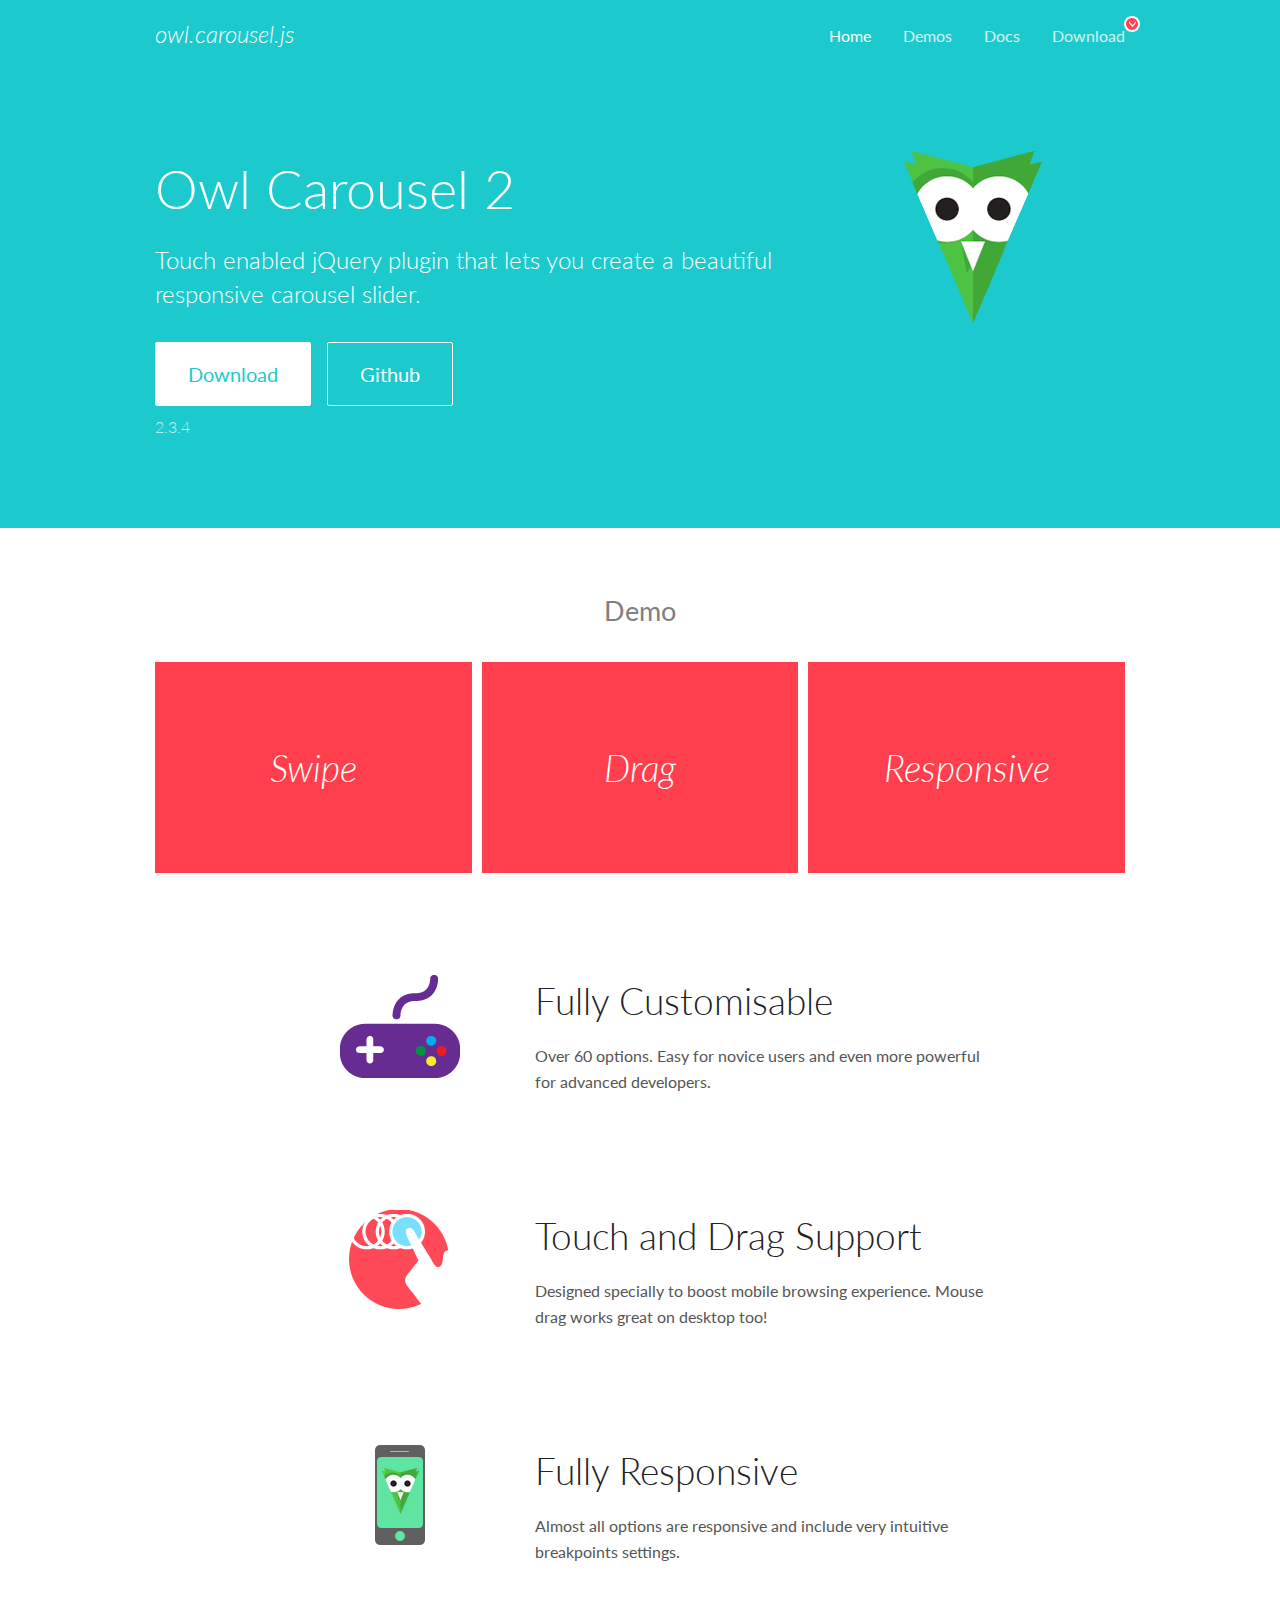
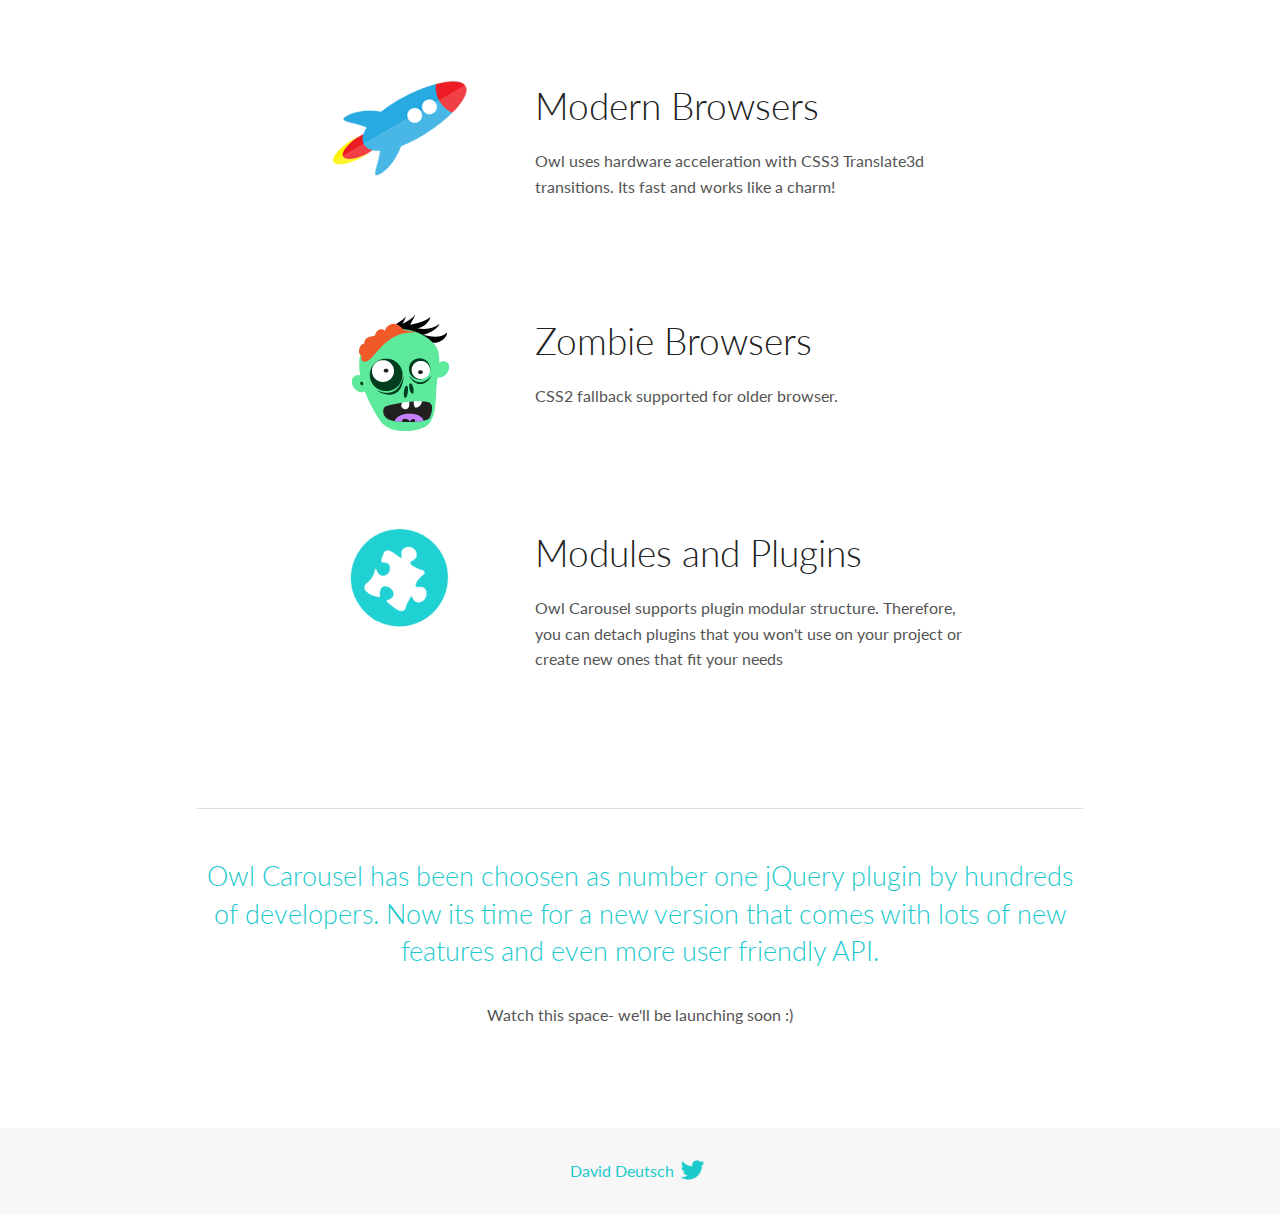
<file: OwlCarousel2-2.3.4/docs/index.html>
<!DOCTYPE html>
<html lang="en">
  <head>

    <!-- head -->
    <meta charset="utf-8">
    <meta name="msapplication-tap-highlight" content="no" />
    <meta name="viewport" content="width=device-width, initial-scale=1.0" />
    <meta name="description" content="Touch enabled jQuery plugin that lets you create beautiful responsive carousel slider.">
    <meta name="author" content="David Deutsch">
    <title>
      Home | Owl Carousel | 2.3.4
    </title>

    <!-- Stylesheets -->
    <link href='https://fonts.googleapis.com/css?family=Lato:300,400,700,400italic,300italic' rel='stylesheet' type='text/css'>
    <link rel="stylesheet" href="assets/css/docs.theme.min.css">

    <!-- Owl Stylesheets -->
    <link rel="stylesheet" href="assets/owlcarousel/assets/owl.carousel.min.css">
    <link rel="stylesheet" href="assets/owlcarousel/assets/owl.theme.default.min.css">

    <!-- HTML5 shim and Respond.js IE8 support of HTML5 elements and media queries -->

    <!--[if lt IE 9]>
      <script src="https://oss.maxcdn.com/libs/html5shiv/3.7.0/html5shiv.js"></script>
      <script src="https://oss.maxcdn.com/libs/respond.js/1.3.0/respond.min.js"></script>
    <![endif]-->

    <!-- Favicons -->
    <link rel="apple-touch-icon-precomposed" sizes="144x144" href="assets/ico/apple-touch-icon-144-precomposed.png">
    <link rel="shortcut icon" href="assets/ico/favicon.png">
    <link rel="shortcut icon" href="favicon.ico">

    <!-- Yeah i know js should not be in header. Its required for demos.-->

    <!-- javascript -->
    <script src="assets/vendors/jquery.min.js"></script>
    <script src="assets/owlcarousel/owl.carousel.js"></script>
  </head>
  <body>

    <!-- header -->
    <header class="header">
      <div class="row">
        <div class="large-12 columns">
          <div class="brand left">
            <h3>
              <a href="/OwlCarousel2/">owl.carousel.js</a> 
            </h3>
          </div>
          <a id="toggle-nav" class="right">
            <span></span> <span></span> <span></span> 
          </a> 
          <div class="nav-bar">
            <ul class="clearfix">
              <li class="active">
                <a href="/OwlCarousel2/index.html">Home</a> 
              </li>
              <li> <a href="/OwlCarousel2/demos/demos.html">Demos</a>  </li>
              <li> <a href="/OwlCarousel2/docs/started-welcome.html">Docs</a>  </li>
              <li>
                <a href="https://github.com/OwlCarousel2/OwlCarousel2/archive/2.3.4.zip">Download</a> 
                <span class="download"></span> 
              </li>
            </ul>
          </div>
        </div>
      </div>
    </header>

    <!-- home panel -->
    <section id="hero">
      <div class="row">
        <div class="large-8 medium-8 columns">
          <h1>Owl Carousel 2</h1>
          <h4>Touch enabled jQuery plugin that lets you create a beautiful responsive carousel slider.</h4>
          <a href="https://github.com/OwlCarousel2/OwlCarousel2/archive/2.3.4.zip" class="hero-button">Download</a> 
          <a href="https://github.com/OwlCarousel2/OwlCarousel2" class="hero-button outline">Github</a> 
          <p>2.3.4</p>
        </div>
        <div class="large-4 medium-4 columns">
          <img class="owl-logo" src="assets/img/owl-logo.png" alt="mr. Owl">
        </div>
      </div>
    </section>

    <!-- body -->
    <div class="home-demo">
      <div class="row">
        <div class="large-12 columns">
          <h3>Demo</h3>
          <div class="owl-carousel">
            <div class="item">
              <h2>Swipe</h2>
            </div>
            <div class="item">
              <h2>Drag</h2>
            </div>
            <div class="item">
              <h2>Responsive</h2>
            </div>
            <div class="item">
              <h2>CSS3</h2>
            </div>
            <div class="item">
              <h2>Fast</h2>
            </div>
            <div class="item">
              <h2>Easy</h2>
            </div>
            <div class="item">
              <h2>Free</h2>
            </div>
            <div class="item">
              <h2>Upgradable</h2>
            </div>
            <div class="item">
              <h2>Tons of options</h2>
            </div>
            <div class="item">
              <h2>Infinity</h2>
            </div>
            <div class="item">
              <h2>Auto Width</h2>
            </div>
          </div>
        </div>
      </div>
    </div>
    <script>
      var owl = $('.owl-carousel');
      owl.owlCarousel({
        margin: 10,
        loop: true,
        responsive: {
          0: {
            items: 1
          },
          600: {
            items: 2
          },
          1000: {
            items: 3
          }
        }
      })
    </script>

    <!-- features -->
    <div id="features">
      <div class="row">
        <div class="small-12 medium-9 small-centered columns">
          <section class="row feature">
            <div class="medium-4 small-12 columns">
              <img src="assets/img/feature-options.png" alt="">
            </div>
            <div class="medium-8 small-12 columns">
              <h2>Fully Customisable</h2>
              <p>Over 60 options. Easy for novice users and even more powerful for advanced developers.</p>
            </div>
          </section>
          <section class="row feature">
            <div class="medium-4 small-12 columns">
              <img src="assets/img/feature-drag.png" alt="">
            </div>
            <div class="medium-8 small-12 columns">
              <h2>Touch and Drag Support</h2>
              <p>Designed specially to boost mobile browsing experience. Mouse drag works great on desktop too!</p>
            </div>
          </section>
          <section class="row feature">
            <div class="medium-4 small-12 columns">
              <img src="assets/img/feature-responsive.png" alt="">
            </div>
            <div class="medium-8 small-12 columns">
              <h2>Fully Responsive</h2>
              <p>Almost all options are responsive and include very intuitive breakpoints settings.</p>
            </div>
          </section>
          <section class="row feature">
            <div class="medium-4 small-12 columns">
              <img src="assets/img/feature-modern.png" alt="">
            </div>
            <div class="medium-8 small-12 columns">
              <h2>Modern Browsers</h2>
              <p>Owl uses hardware acceleration with CSS3 Translate3d transitions. Its fast and works like a charm! </p>
            </div>
          </section>
          <section class="row feature">
            <div class="medium-4 small-12 columns">
              <img src="assets/img/feature-zombie.png" alt="">
            </div>
            <div class="medium-8 small-12 columns">
              <h2>Zombie Browsers</h2>
              <p>CSS2 fallback supported for older browser.</p>
            </div>
          </section>
          <section class="row feature">
            <div class="medium-4 small-12 columns">
              <img src="assets/img/feature-module.png" alt="">
            </div>
            <div class="medium-8 small-12 columns">
              <h2>Modules and Plugins</h2>
              <p>Owl Carousel supports plugin modular structure. Therefore, you can detach plugins that you won&#x27;t use on your project or create new ones that fit your needs</p>
            </div>
          </section>
        </div>
      </div>
    </div>

    <!-- footer -->
    <section id="teaser-text">
      <div class="row">
        <div class="small-12 medium-11 small-centered columns">
          <hr>
          <h3 id="owl-carousel-has-been-choosen-as-number-one-jquery-plugin-by-hundreds-of-developers-now-its-time-for-a-new-version-that-comes-with-lots-of-new-features-and-even-more-user-friendly-api-">Owl Carousel has been choosen as number one jQuery plugin by hundreds of developers. Now its time for a new version that comes with lots of new features and even more user friendly API.</h3>
          <p>Watch this space- we&#39;ll be launching soon :)</p>
        </div>
      </div>
    </section>

    <!-- footer -->
    <footer class="footer">
      <div class="row">
        <div class="large-12 columns">
          <h5>
            <a href="/OwlCarousel2/docs/support-contact.html">David Deutsch</a> 
            <a id="custom-tweet-button" href="https://twitter.com/share?url=https://github.com/OwlCarousel2/OwlCarousel2&text=Owl Carousel - This is so awesome! " target="_blank"></a> 
          </h5>
        </div>
      </div>
    </footer>

    <!-- vendors -->
    <script src="assets/vendors/highlight.js"></script>
    <script src="assets/js/app.js"></script>
  </body>
</html>
</file>
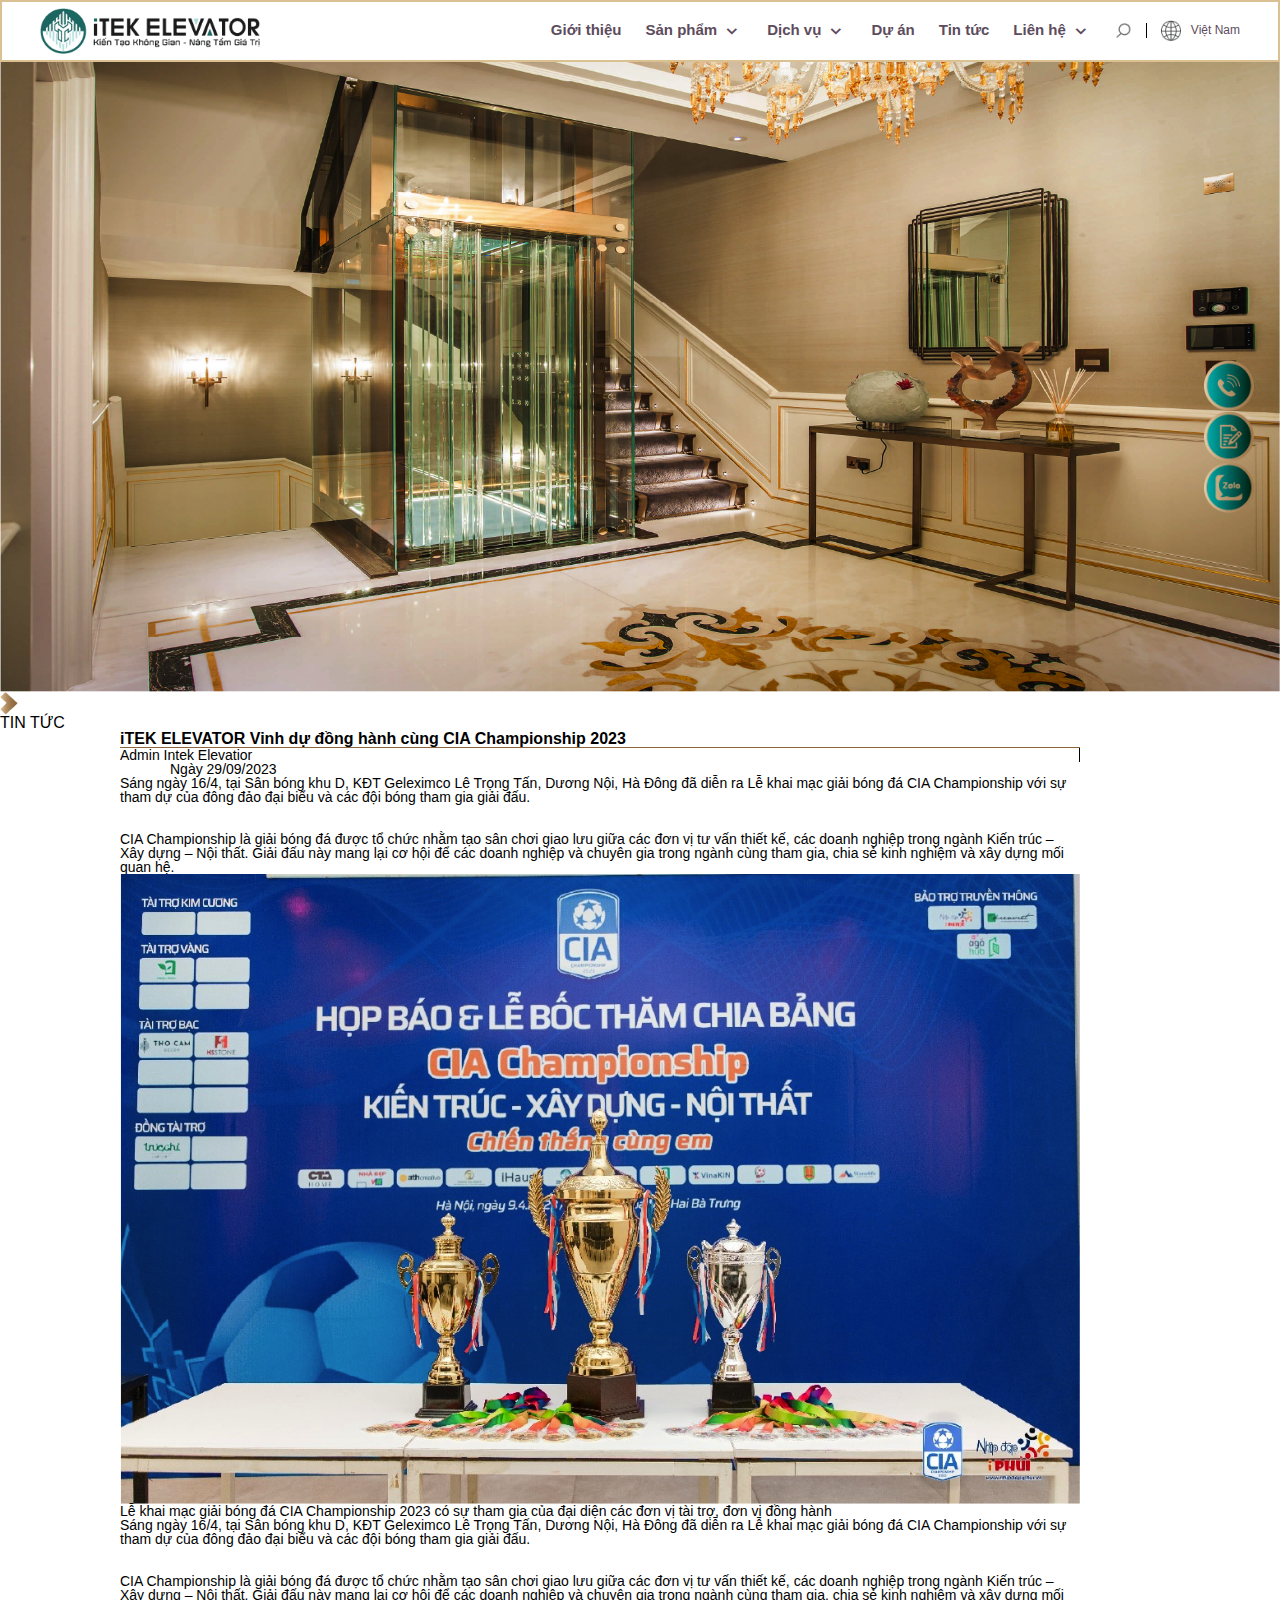
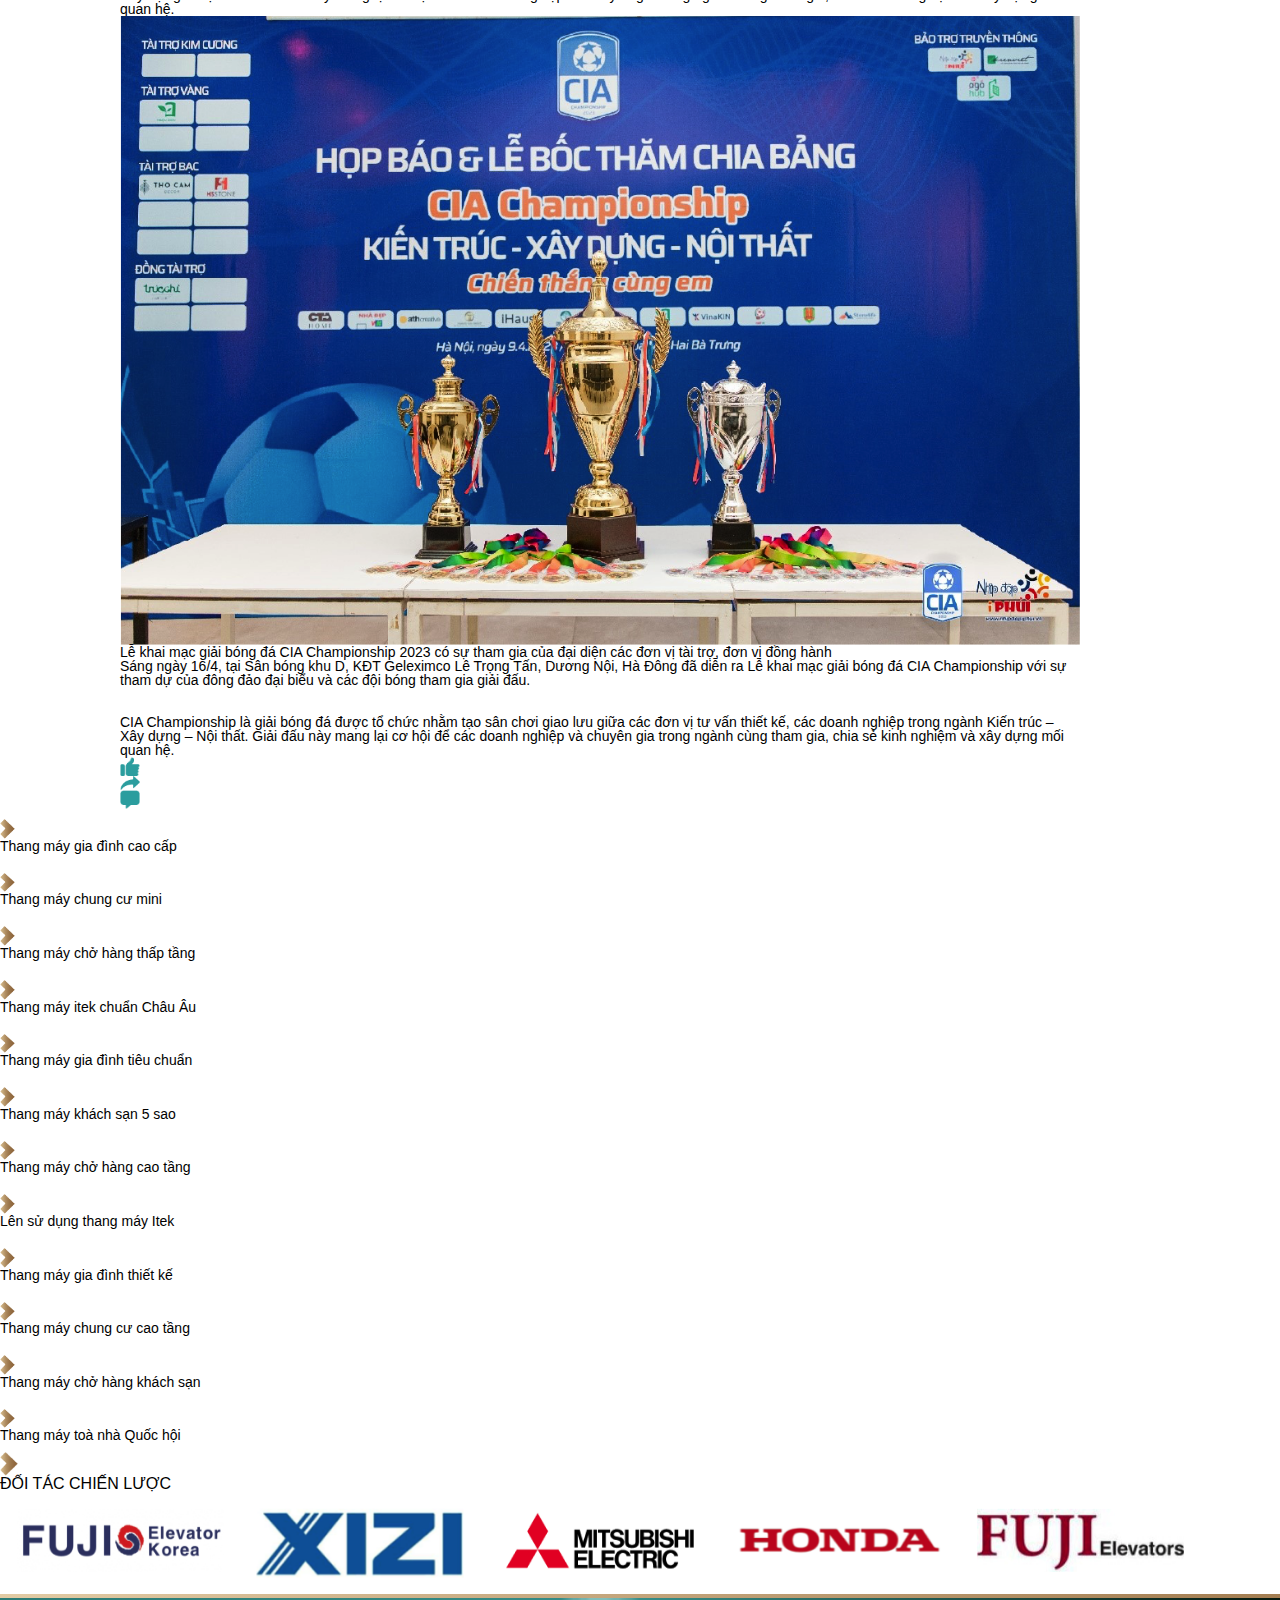
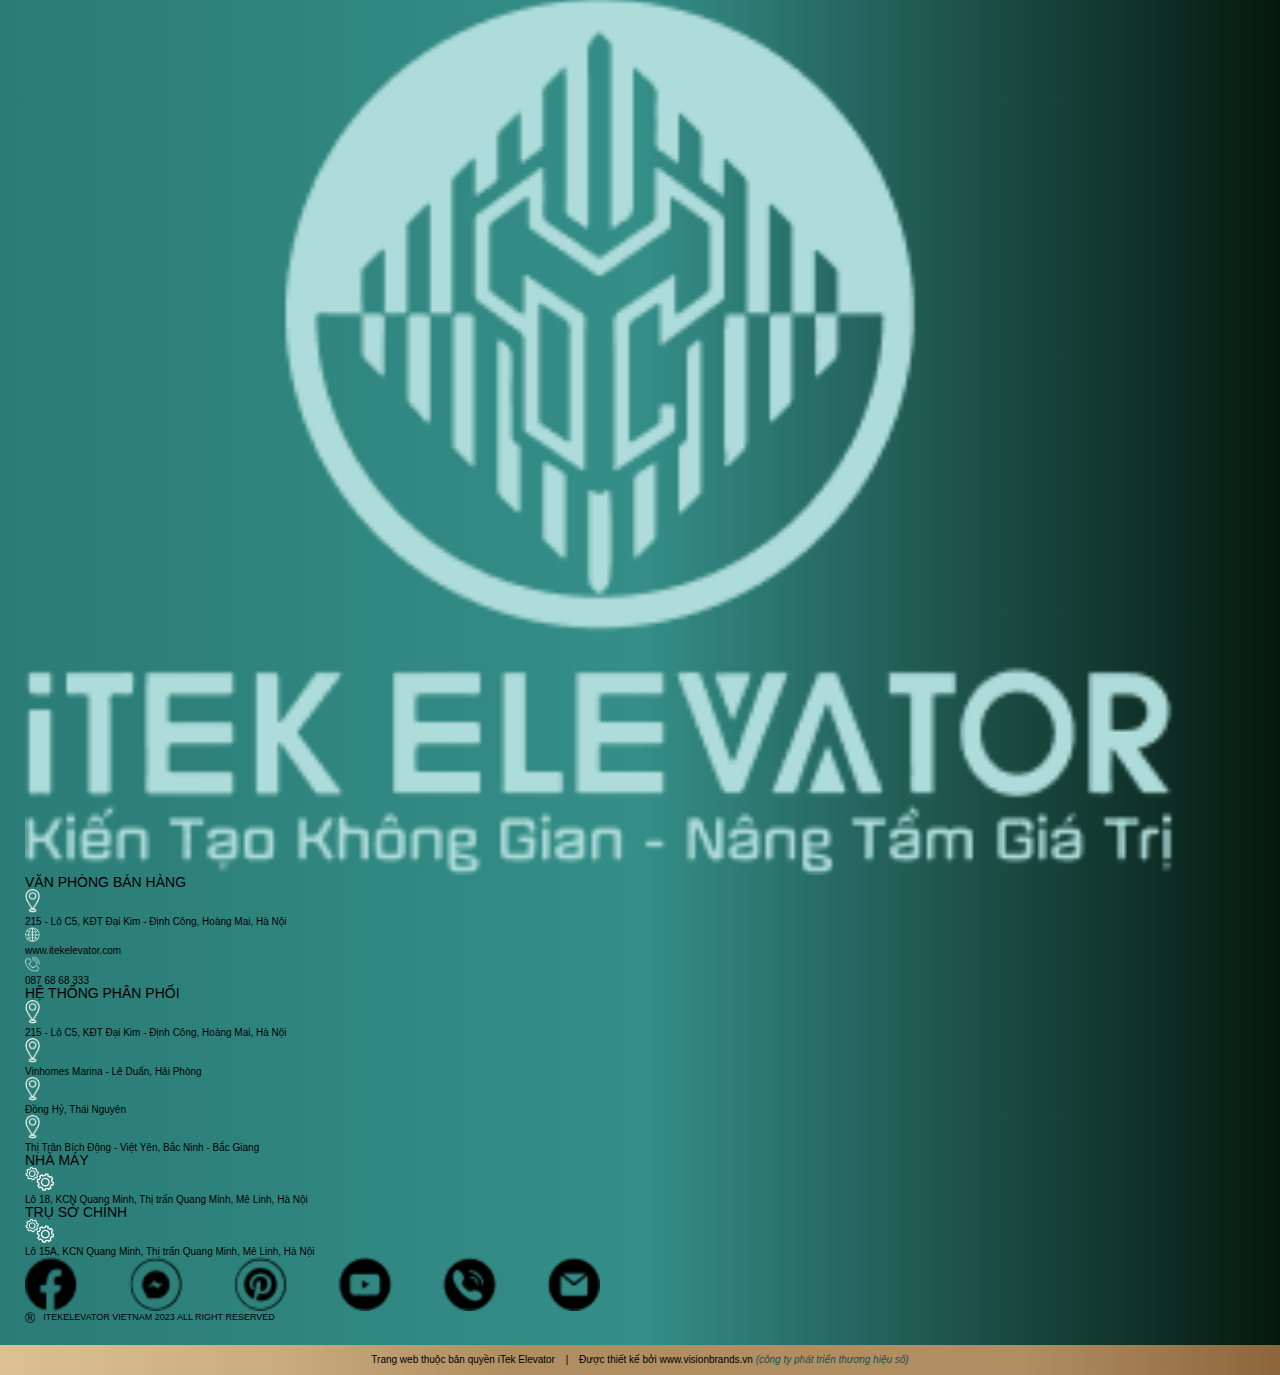
<file: chitiettintuc.html>
<!DOCTYPE html>
<html lang="en">
  <head>
    <meta charset="UTF-8" />
    <meta name="viewport" content="width=device-width, initial-scale=1.0" />
    <link
      href="https://cdn.jsdelivr.net/npm/bootstrap@5.0.2/dist/css/bootstrap.min.css"
      rel="stylesheet"
      integrity="sha384-EVSTQN3/azprG1Anm3QDgpJLIm9Nao0Yz1ztcQTwFspd3yD65VohhpuuCOmLASjC"
      crossorigin="anonymous"
    />
    <link href="https://fonts.cdnfonts.com/css/segoe-ui-4" rel="stylesheet" />
    <link
      href="https://unpkg.com/boxicons@2.1.4/css/boxicons.min.css"
      rel="stylesheet"
    />

    <link rel="stylesheet" href="style.css" />
    <title>Document</title>
  </head>

  <body>

  <div id="hotline">

  </div>

    <div class="header"></div>
    <div class="header-mobile"></div>

    <div class="banner-home">
      <img src="./img/dich-vu-banner.png" alt="" width="100%" />
    </div>

    <div class="container py-5">
      <div class="d-flex pb-2 align-items-center">
        <img src="./img/arrow-right.png" alt="" width="18px" />
        <h3 class="py-3 fs-4 fw-bold">TIN TỨC</h3>
      </div>

      <div class='wrap-tintuc'>
        <h1 class="title-tintuc fs-3 py-3">
          iTEK ELEVATOR Vinh dự đồng hành cùng CIA Championship 2023
        </h1>
        <div class="d-flex py-4 fs-14">
          <p class="name-post">Admin Intek Elevatior</p>
          <span class="date-post">Ngày 29/09/2023</span>
        </div>
        <div>
          <p class="fs-14">
            Sáng ngày 16/4, tại Sân bóng khu D, KĐT Geleximco Lê Trọng Tấn,
            Dương Nội, Hà Đông đã diễn ra Lễ khai mạc giải bóng đá CIA
            Championship với sự tham dự của đông đảo đại biểu và các đội bóng
            tham gia giải đấu.  <br> <br> <br>
             CIA Championship là giải bóng đá được tổ chức
            nhằm tạo sân chơi giao lưu giữa các đơn vị tư vấn thiết kế, các
            doanh nghiệp trong ngành Kiến trúc – Xây dựng – Nội thất. Giải đấu
            này mang lại cơ hội để các doanh nghiệp và chuyên gia trong ngành
            cùng tham gia, chia sẻ kinh nghiệm và xây dựng mối quan hệ.
          </p>
          <img class="pt-5 pb-2" src="./img/chi-tiet-bai-viet.png" alt="" width="100%">
          <p class="text-center py-3 fs-14 mb-2">Lễ khai mạc giải bóng đá CIA Championship 2023 có sự tham gia của đại diện các đơn vị tài trợ, đơn vị đồng hành</p>
          <p class="fs-14">
            Sáng ngày 16/4, tại Sân bóng khu D, KĐT Geleximco Lê Trọng Tấn,
            Dương Nội, Hà Đông đã diễn ra Lễ khai mạc giải bóng đá CIA
            Championship với sự tham dự của đông đảo đại biểu và các đội bóng
            tham gia giải đấu.  <br> <br> <br>
             CIA Championship là giải bóng đá được tổ chức
            nhằm tạo sân chơi giao lưu giữa các đơn vị tư vấn thiết kế, các
            doanh nghiệp trong ngành Kiến trúc – Xây dựng – Nội thất. Giải đấu
            này mang lại cơ hội để các doanh nghiệp và chuyên gia trong ngành
            cùng tham gia, chia sẻ kinh nghiệm và xây dựng mối quan hệ.
          </p>
          <img class="pt-5 pb-2" src="./img/chi-tiet-bai-viet.png" alt="" width="100%">
          <p class="text-center py-3 fs-14 mb-2">Lễ khai mạc giải bóng đá CIA Championship 2023 có sự tham gia của đại diện các đơn vị tài trợ, đơn vị đồng hành</p>
          <p class="py-3 fs-14">
            Sáng ngày 16/4, tại Sân bóng khu D, KĐT Geleximco Lê Trọng Tấn,
            Dương Nội, Hà Đông đã diễn ra Lễ khai mạc giải bóng đá CIA
            Championship với sự tham dự của đông đảo đại biểu và các đội bóng
            tham gia giải đấu.  <br> <br> <br>
             CIA Championship là giải bóng đá được tổ chức
            nhằm tạo sân chơi giao lưu giữa các đơn vị tư vấn thiết kế, các
            doanh nghiệp trong ngành Kiến trúc – Xây dựng – Nội thất. Giải đấu
            này mang lại cơ hội để các doanh nghiệp và chuyên gia trong ngành
            cùng tham gia, chia sẻ kinh nghiệm và xây dựng mối quan hệ.
          </p>
        </div>

        <div class="d-flex justify-content-end py-4 align-items-center">
           <div class="mx-1">
            <img src="./img/like-icon.png" alt="" width="20px">
           </div>
           <div class="mx-1">
            <img src="./img/share-icon.png" alt="" width="20px">
           </div>
            <div class="mx-1">
                <img src="./img/mess-icon.png" alt="" width="20px">
            </div>
           
        </div>
        

       
      </div>

      <div class="row">
        <div class="col-6 col-md-3"> 
            <div class="d-flex align-items-center item-key">
                <img src="./img/arrow-right.png" width="15px"/>
                <span class="ms-2">Thang máy gia đình cao cấp</span>
            </div>

        </div>
        <div class="col-6 col-md-3"> 
            <div class="d-flex align-items-center item-key">
                <img src="./img/arrow-right.png" width="15px"/>
                <span class="ms-2">Thang máy chung cư mini</span>
            </div>

        </div>
        <div class="col-6 col-md-3"> 
            <div class="d-flex align-items-center item-key">
                <img src="./img/arrow-right.png" width="15px"/>
                <span class="ms-2">Thang máy chở hàng thấp tầng</span>
            </div>

        </div>
        <div class="col-6 col-md-3"> 
            <div class="d-flex align-items-center item-key">
                <img src="./img/arrow-right.png" width="15px"/>
                <span class="ms-2">Thang máy itek chuẩn Châu Âu</span>
            </div>

        </div>
        <div class="col-6 col-md-3"> 
            <div class="d-flex align-items-center item-key">
                <img src="./img/arrow-right.png" width="15px"/>
                <span class="ms-2">Thang máy gia đình tiêu chuẩn</span>
            </div>

        </div>
        <div class="col-6 col-md-3"> 
            <div class="d-flex align-items-center item-key">
                <img src="./img/arrow-right.png" width="15px"/>
                <span class="ms-2">Thang máy khách sạn 5 sao</span>
            </div>

        </div>
        <div class="col-6 col-md-3"> 
            <div class="d-flex align-items-center item-key">
                <img src="./img/arrow-right.png" width="15px"/>
                <span class="ms-2">Thang máy chở hàng cao tầng</span>
            </div>

        </div>
        <div class="col-6 col-md-3"> 
            <div class="d-flex align-items-center item-key">
                <img src="./img/arrow-right.png" width="15px"/>
                <span class="ms-2">Lên sử dụng thang máy Itek</span>
            </div>

        </div>
        <div class="col-6 col-md-3"> 
            <div class="d-flex align-items-center item-key">
                <img src="./img/arrow-right.png" width="15px"/>
                <span class="ms-2">Thang máy gia đình thiết kế</span>
            </div>

        </div>
        <div class="col-6 col-md-3"> 
            <div class="d-flex align-items-center item-key">
                <img src="./img/arrow-right.png" width="15px"/>
                <span class="ms-2">Thang máy chung cư cao tầng</span>
            </div>

        </div>
        <div class="col-6 col-md-3"> 
            <div class="d-flex align-items-center item-key">
                <img src="./img/arrow-right.png" width="15px"/>
                <span class="ms-2">Thang máy chở hàng khách sạn</span>
            </div>

        </div>
        <div class="col-6 col-md-3"> 
            <div class="d-flex align-items-center item-key">
                <img src="./img/arrow-right.png" width="15px"/>
                <span class="ms-2">Thang máy toà nhà Quốc hội</span>
            </div>

        </div>
       
       
        
    </div>
    </div>

    <div class='congtac'>
    
    </div>
    <div class="footer"></div>

    <script
      src="https://cdn.jsdelivr.net/npm/bootstrap@5.0.2/dist/js/bootstrap.bundle.min.js"
      integrity="sha384-MrcW6ZMFYlzcLA8Nl+NtUVF0sA7MsXsP1UyJoMp4YLEuNSfAP+JcXn/tWtIaxVXM"
      crossorigin="anonymous"
    ></script>
    <script src="https://code.jquery.com/jquery-3.6.0.min.js"></script>
    <script src="./js/header.js"></script>
    <script src="./js/headerMobile.js"></script>
    <script src="./js/footer.js"></script>
    <script src="./js/doitac.js"></script>
    <script src="./js/congtac.js"></script>
    <script src="./js/hotline.js"></script>
  </body>
</html>
</file>
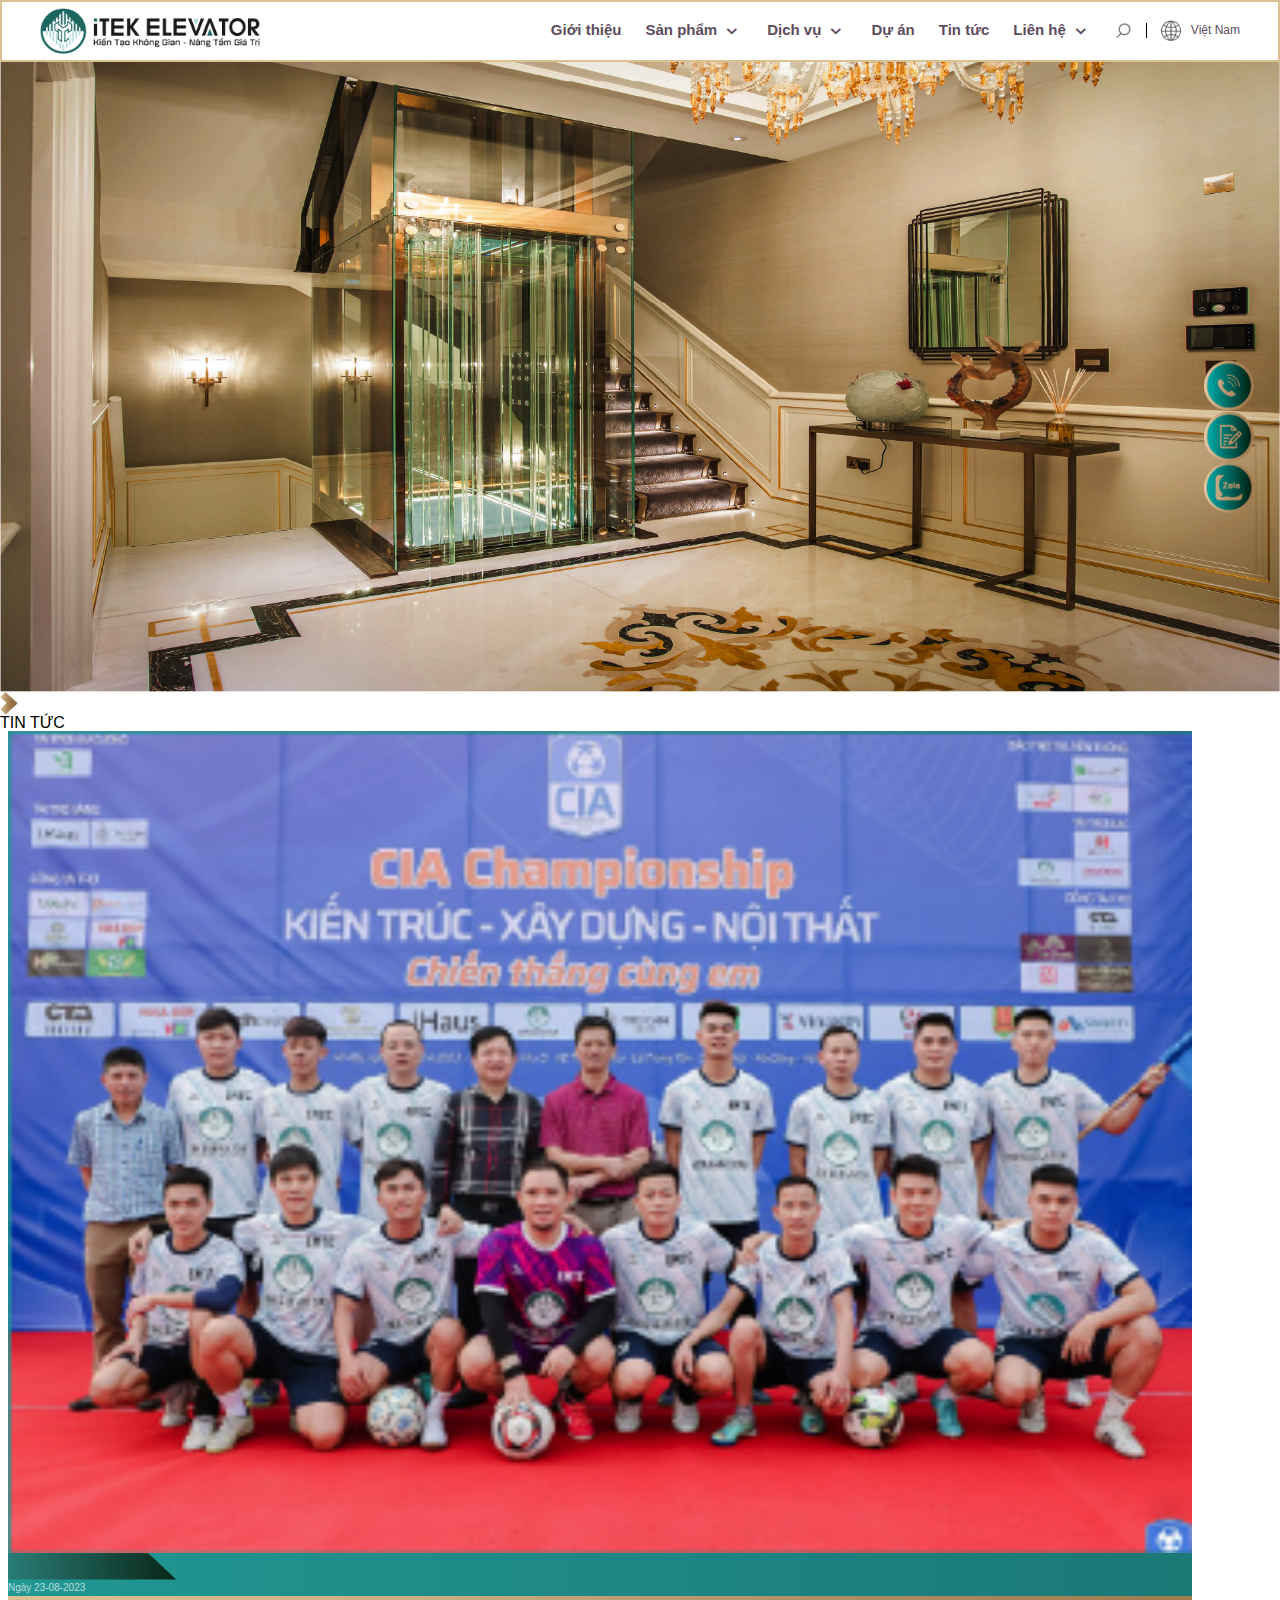
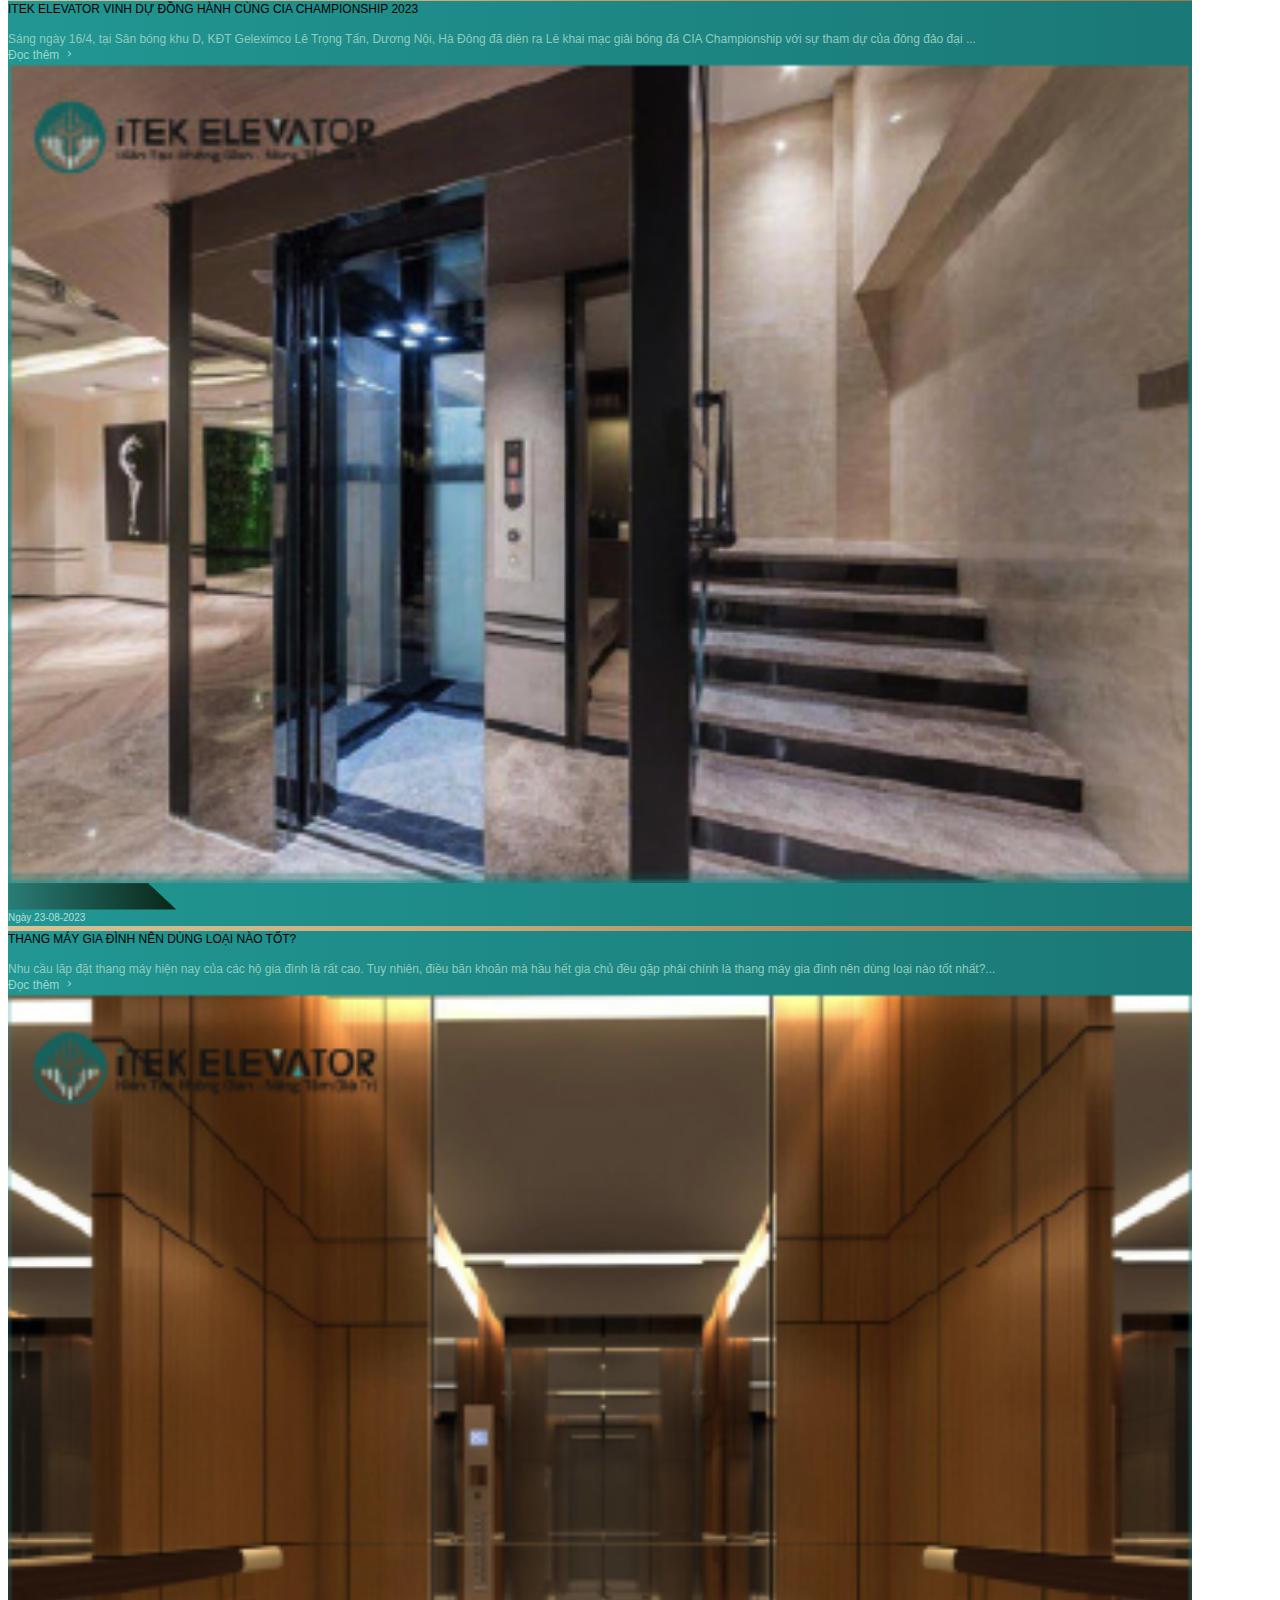
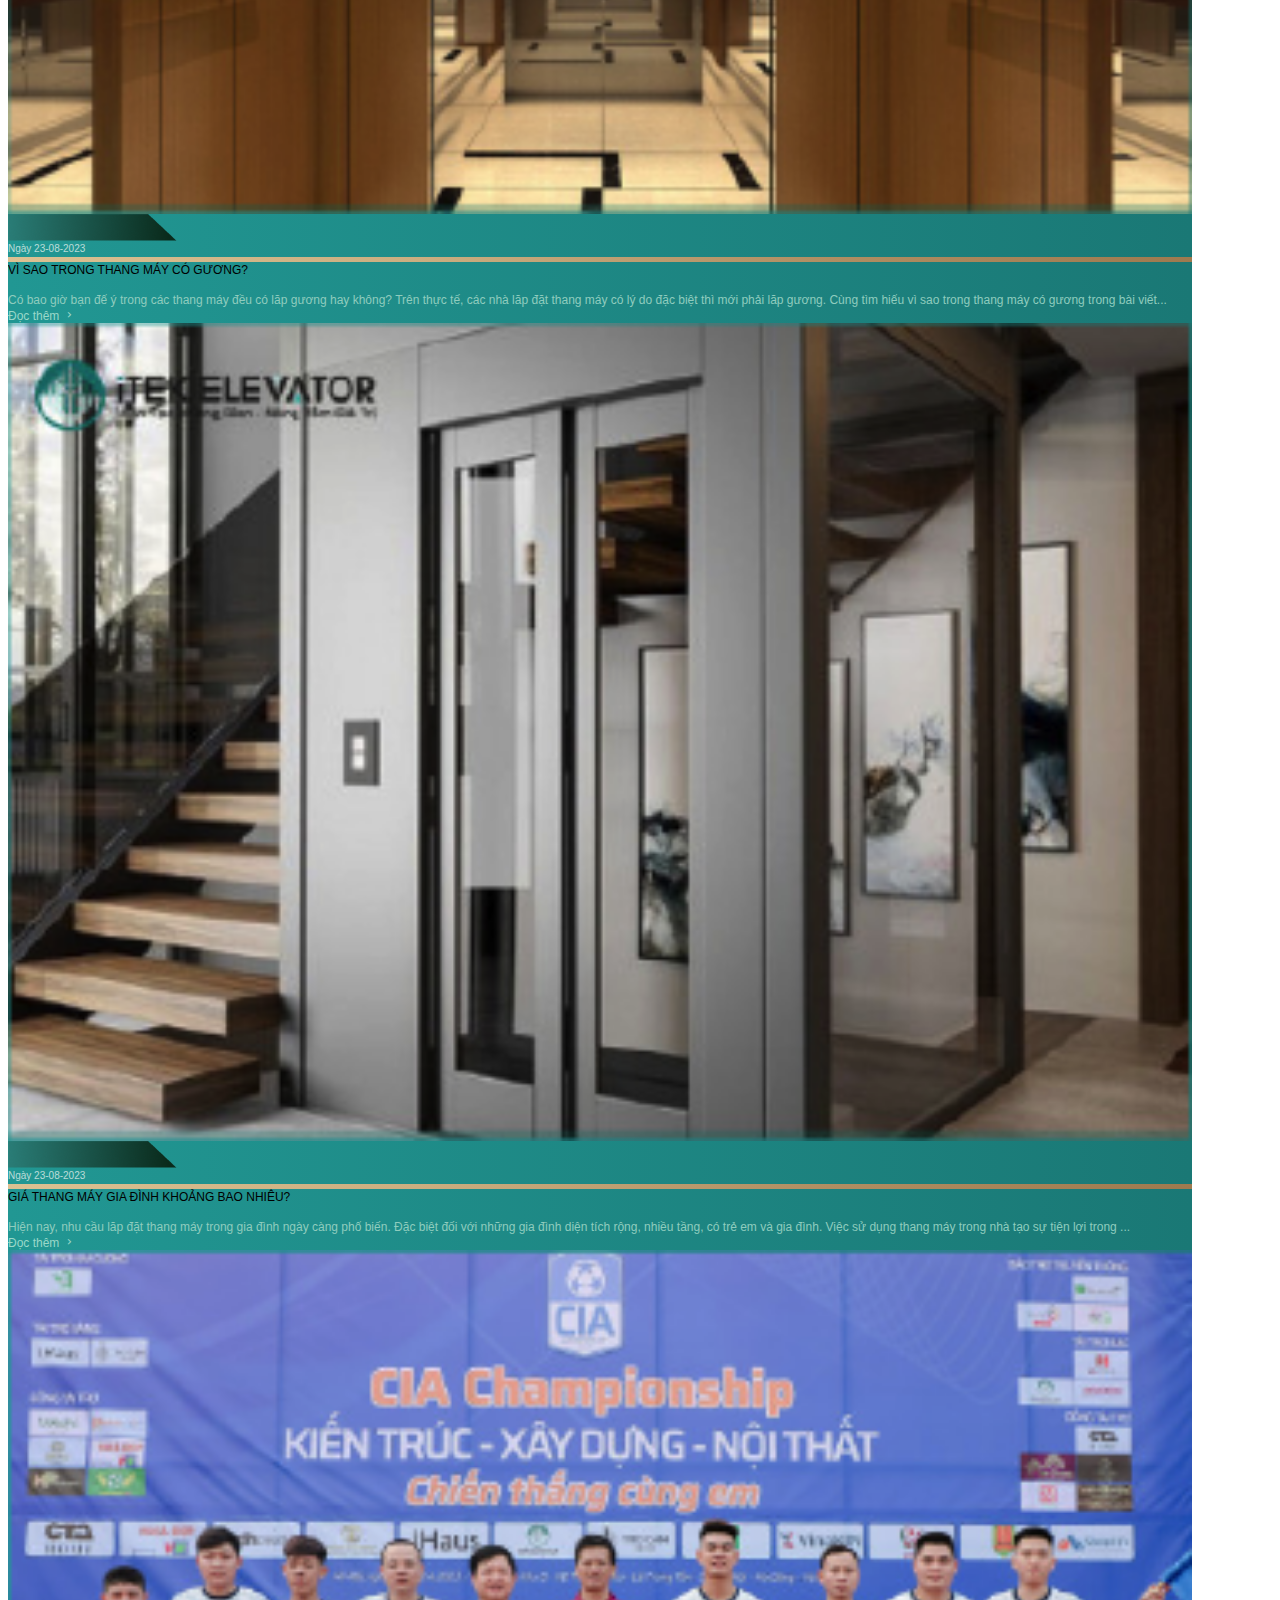
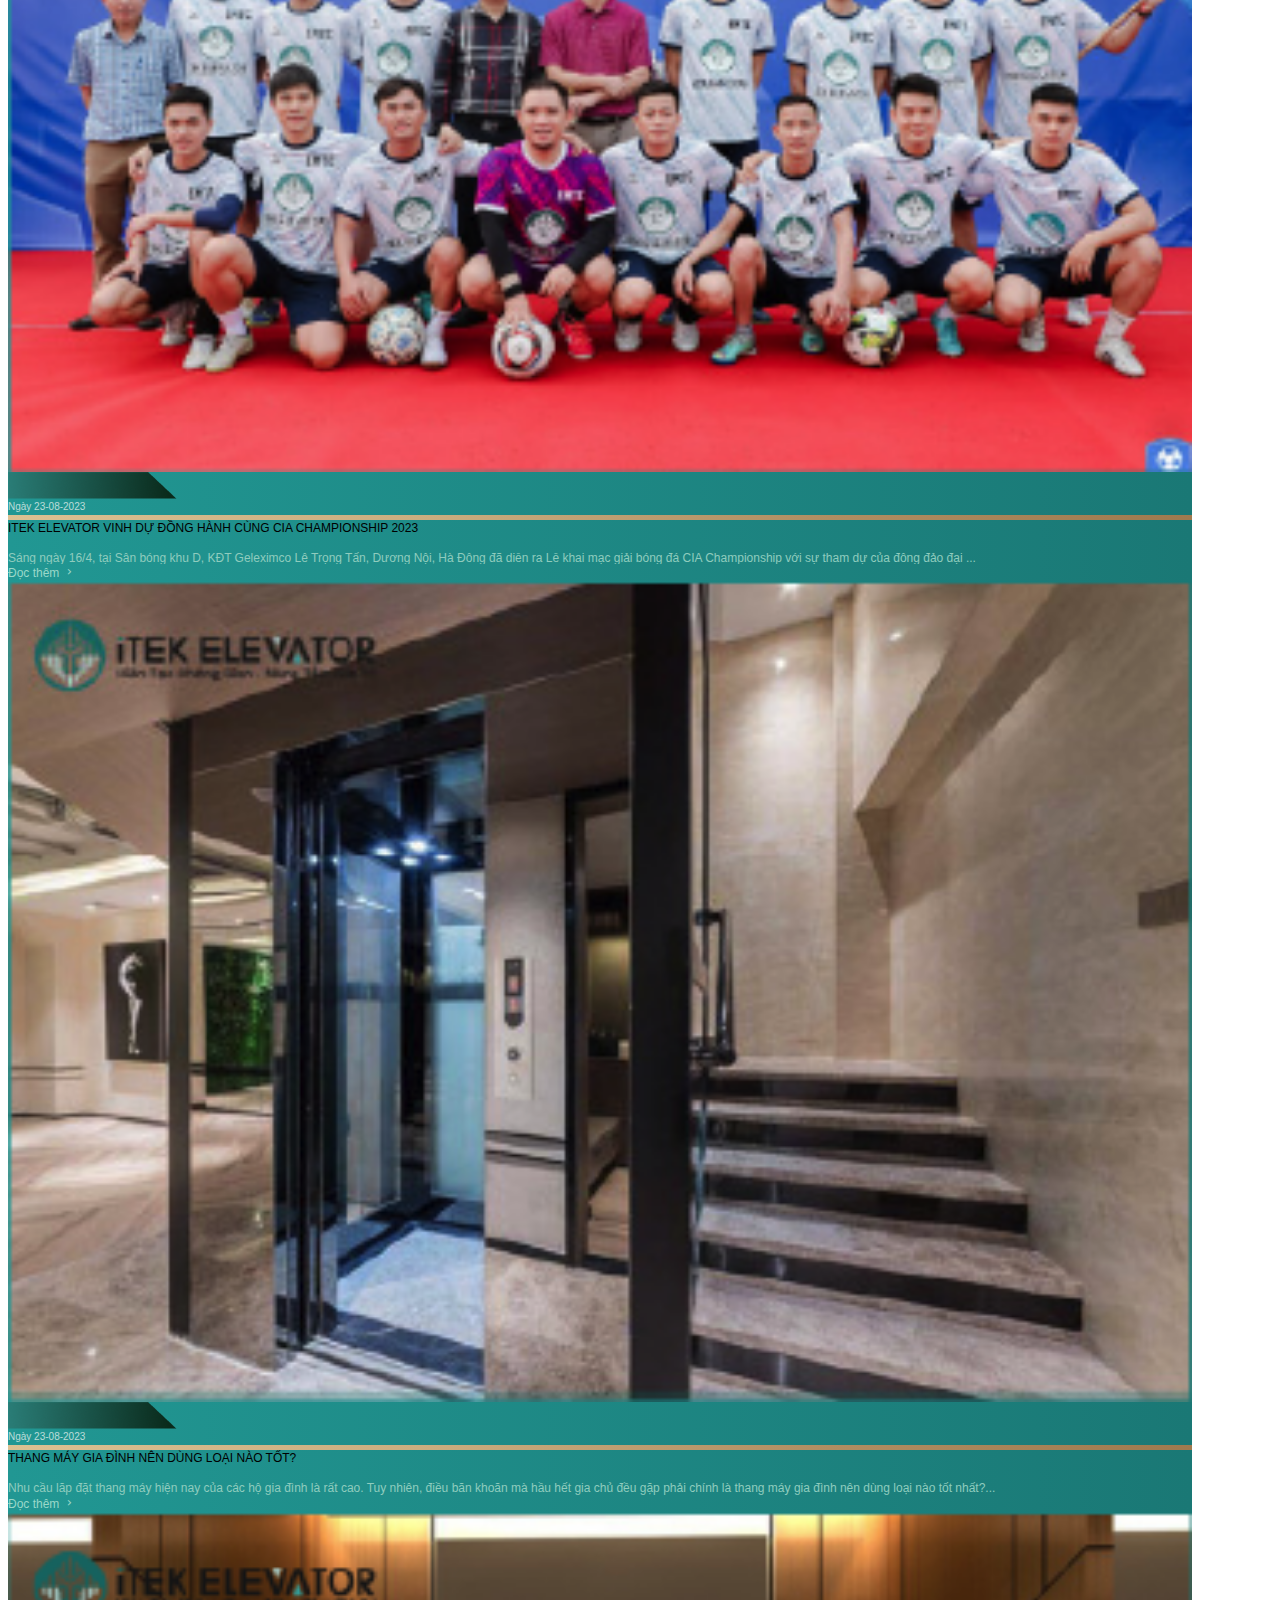
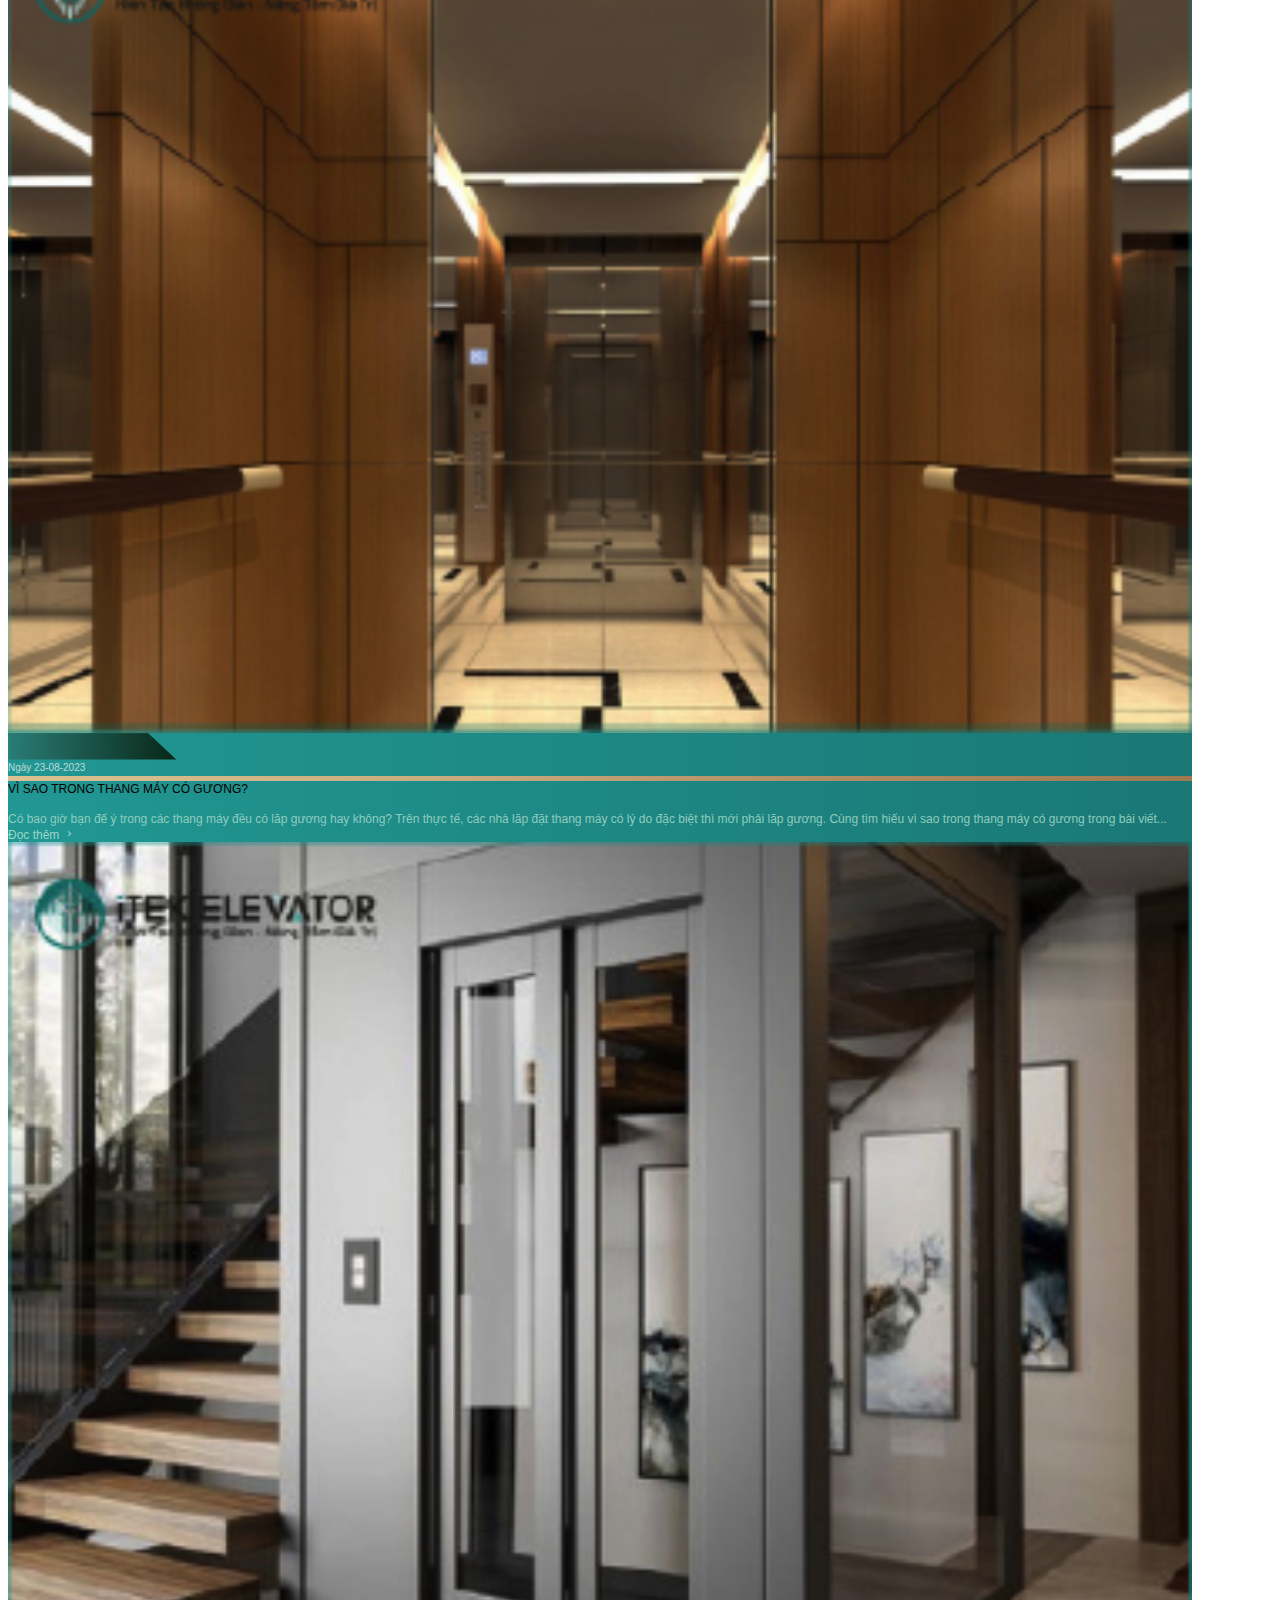
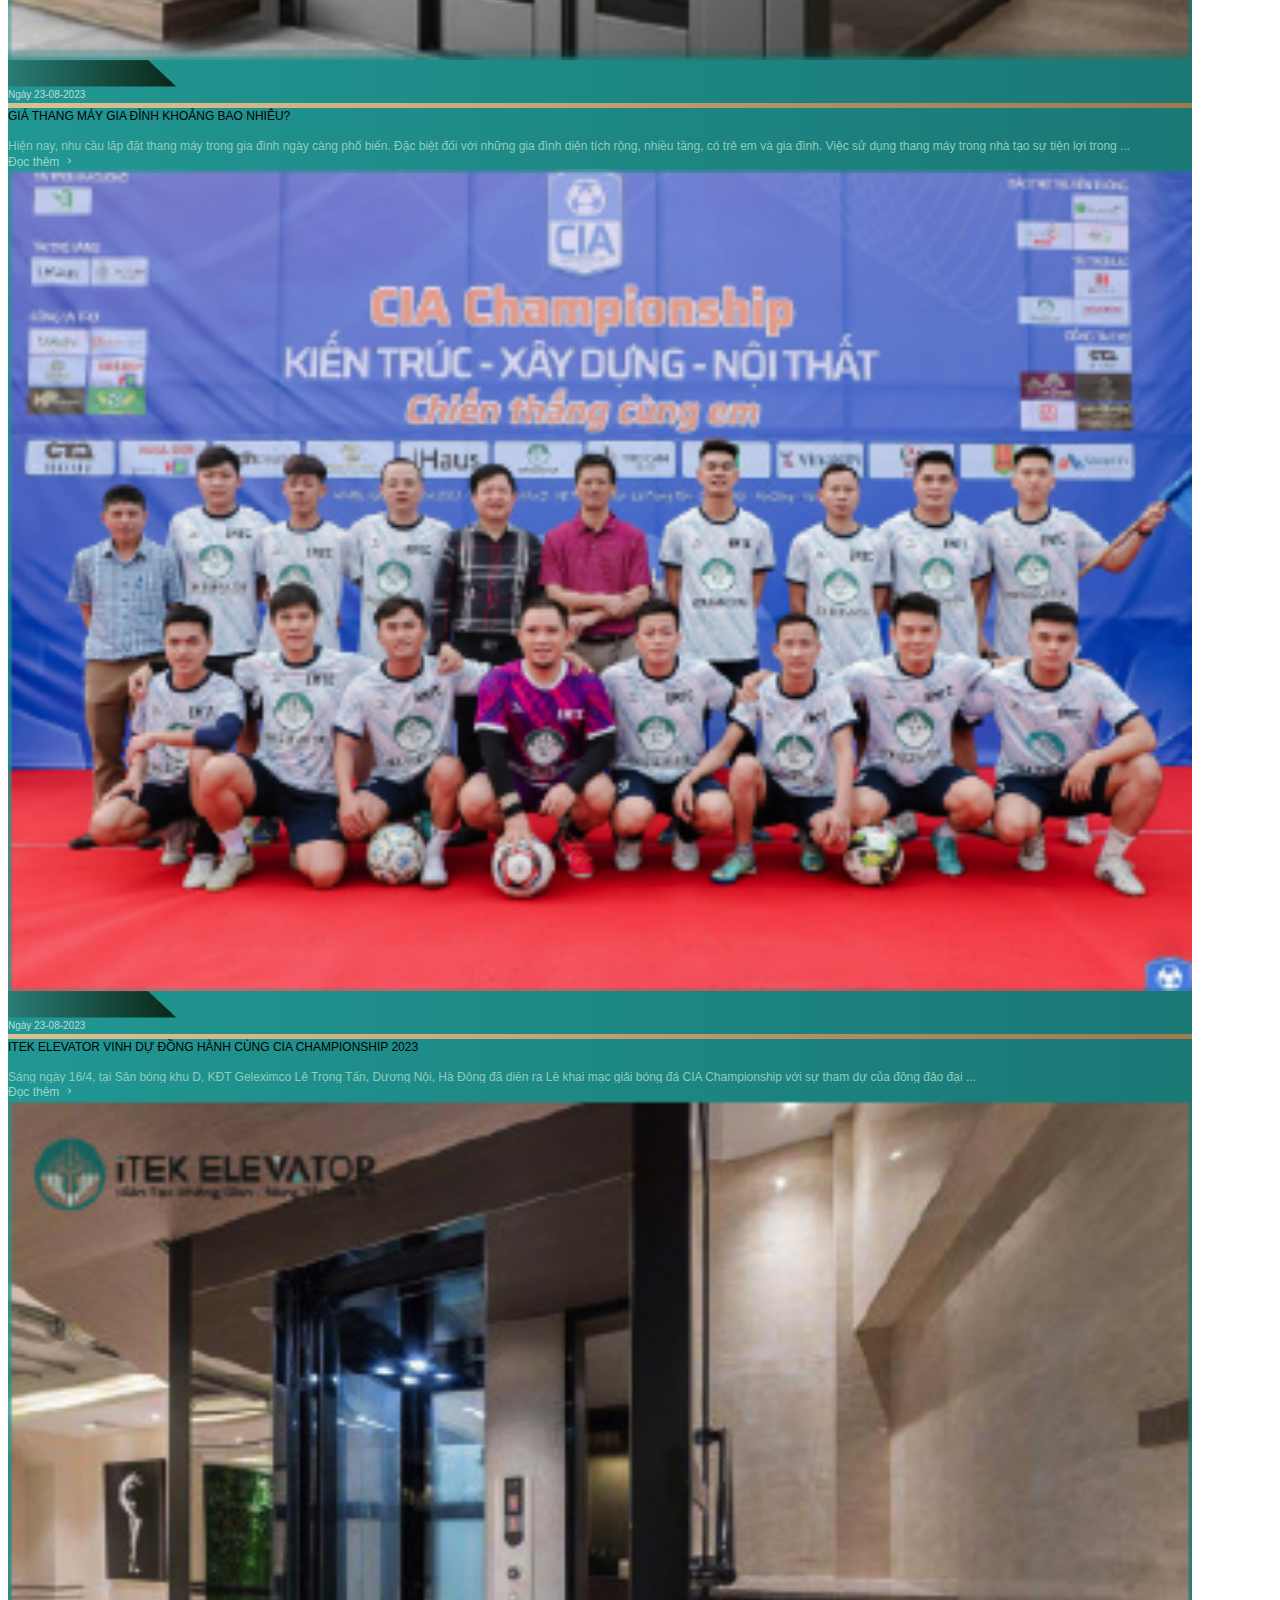
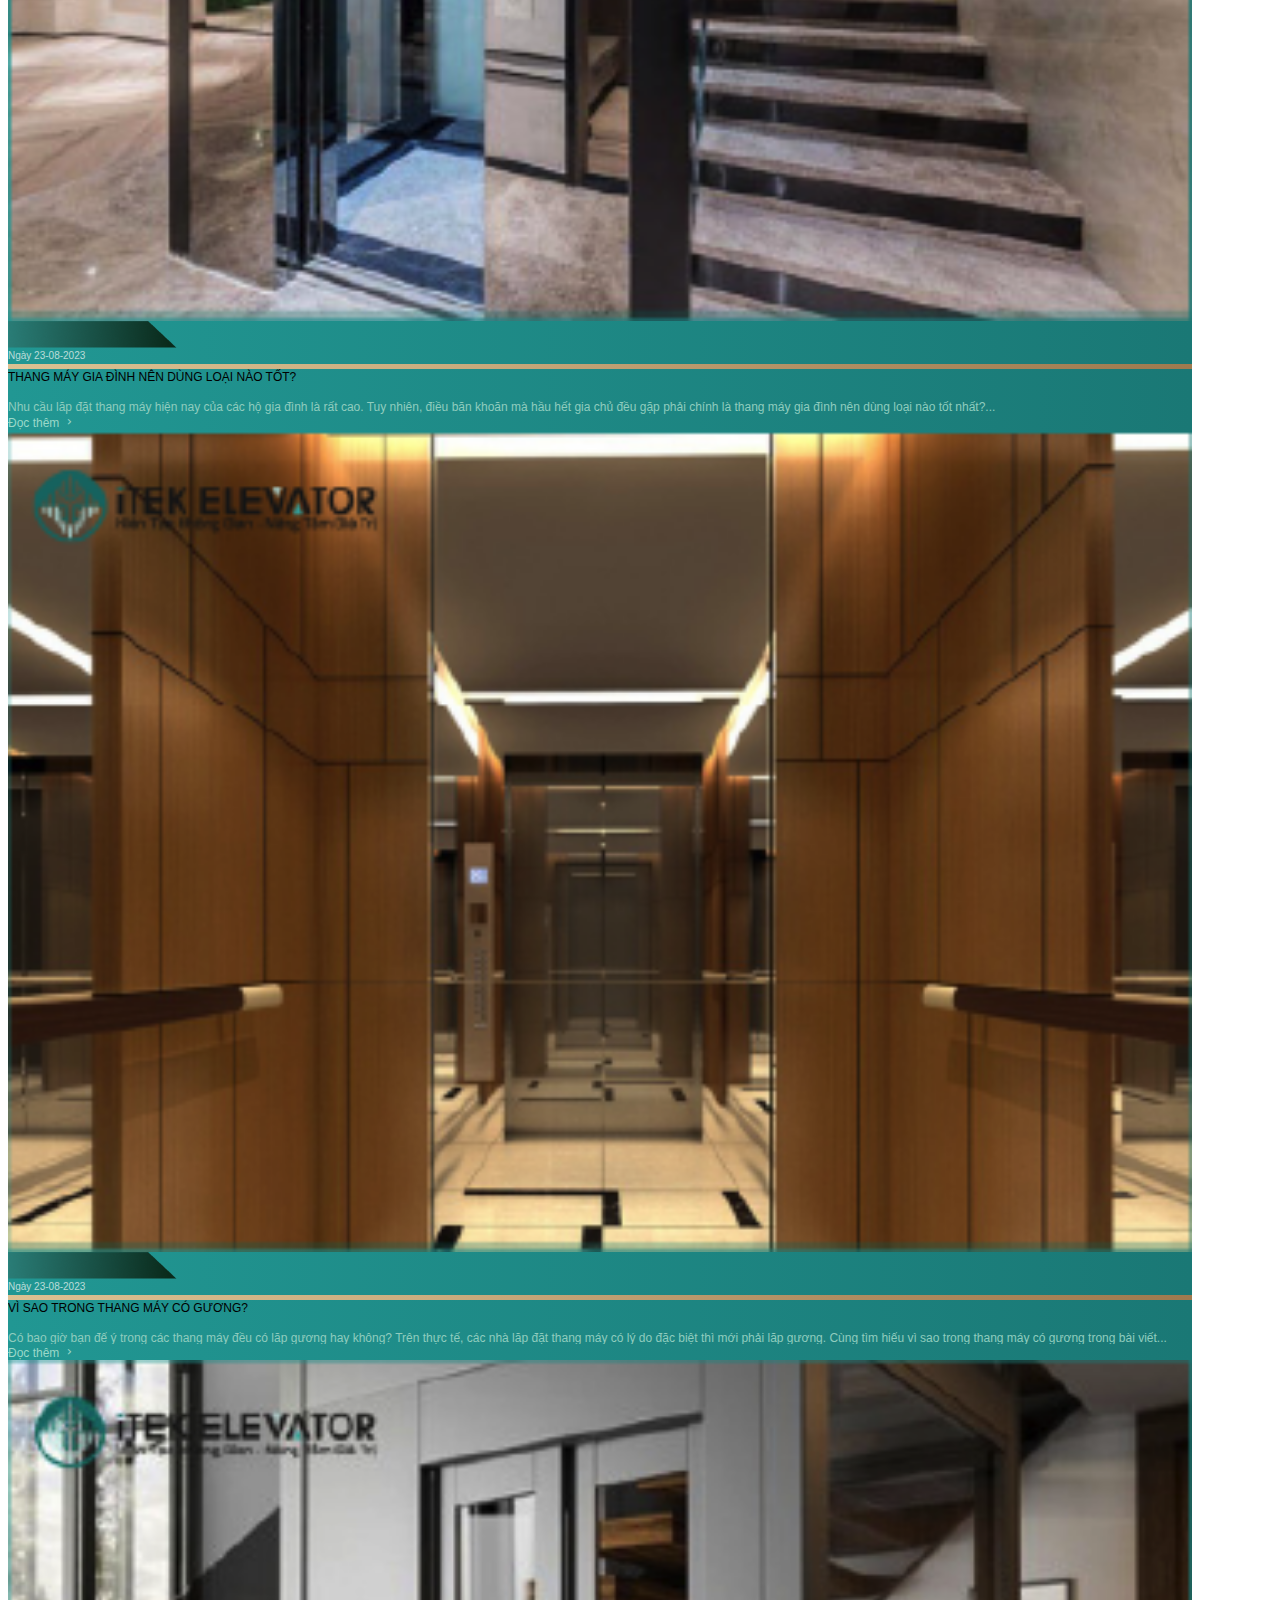
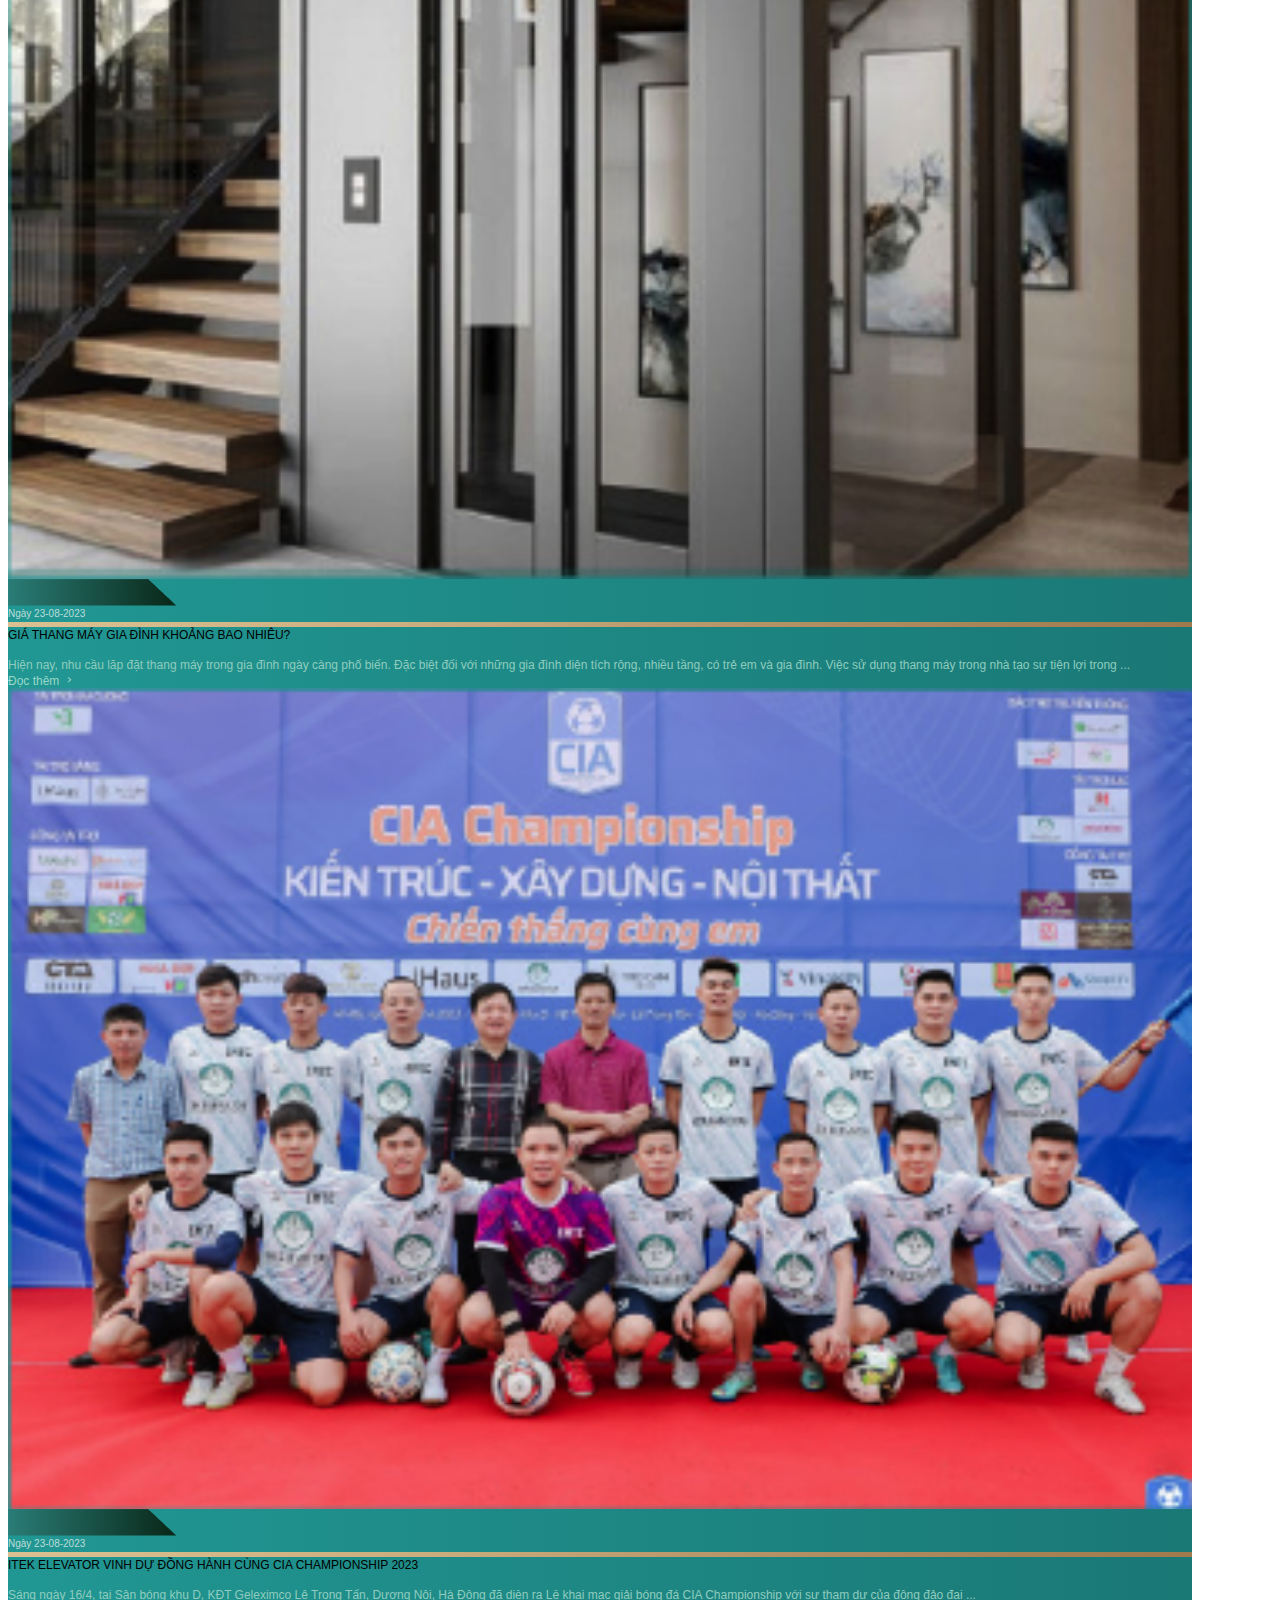
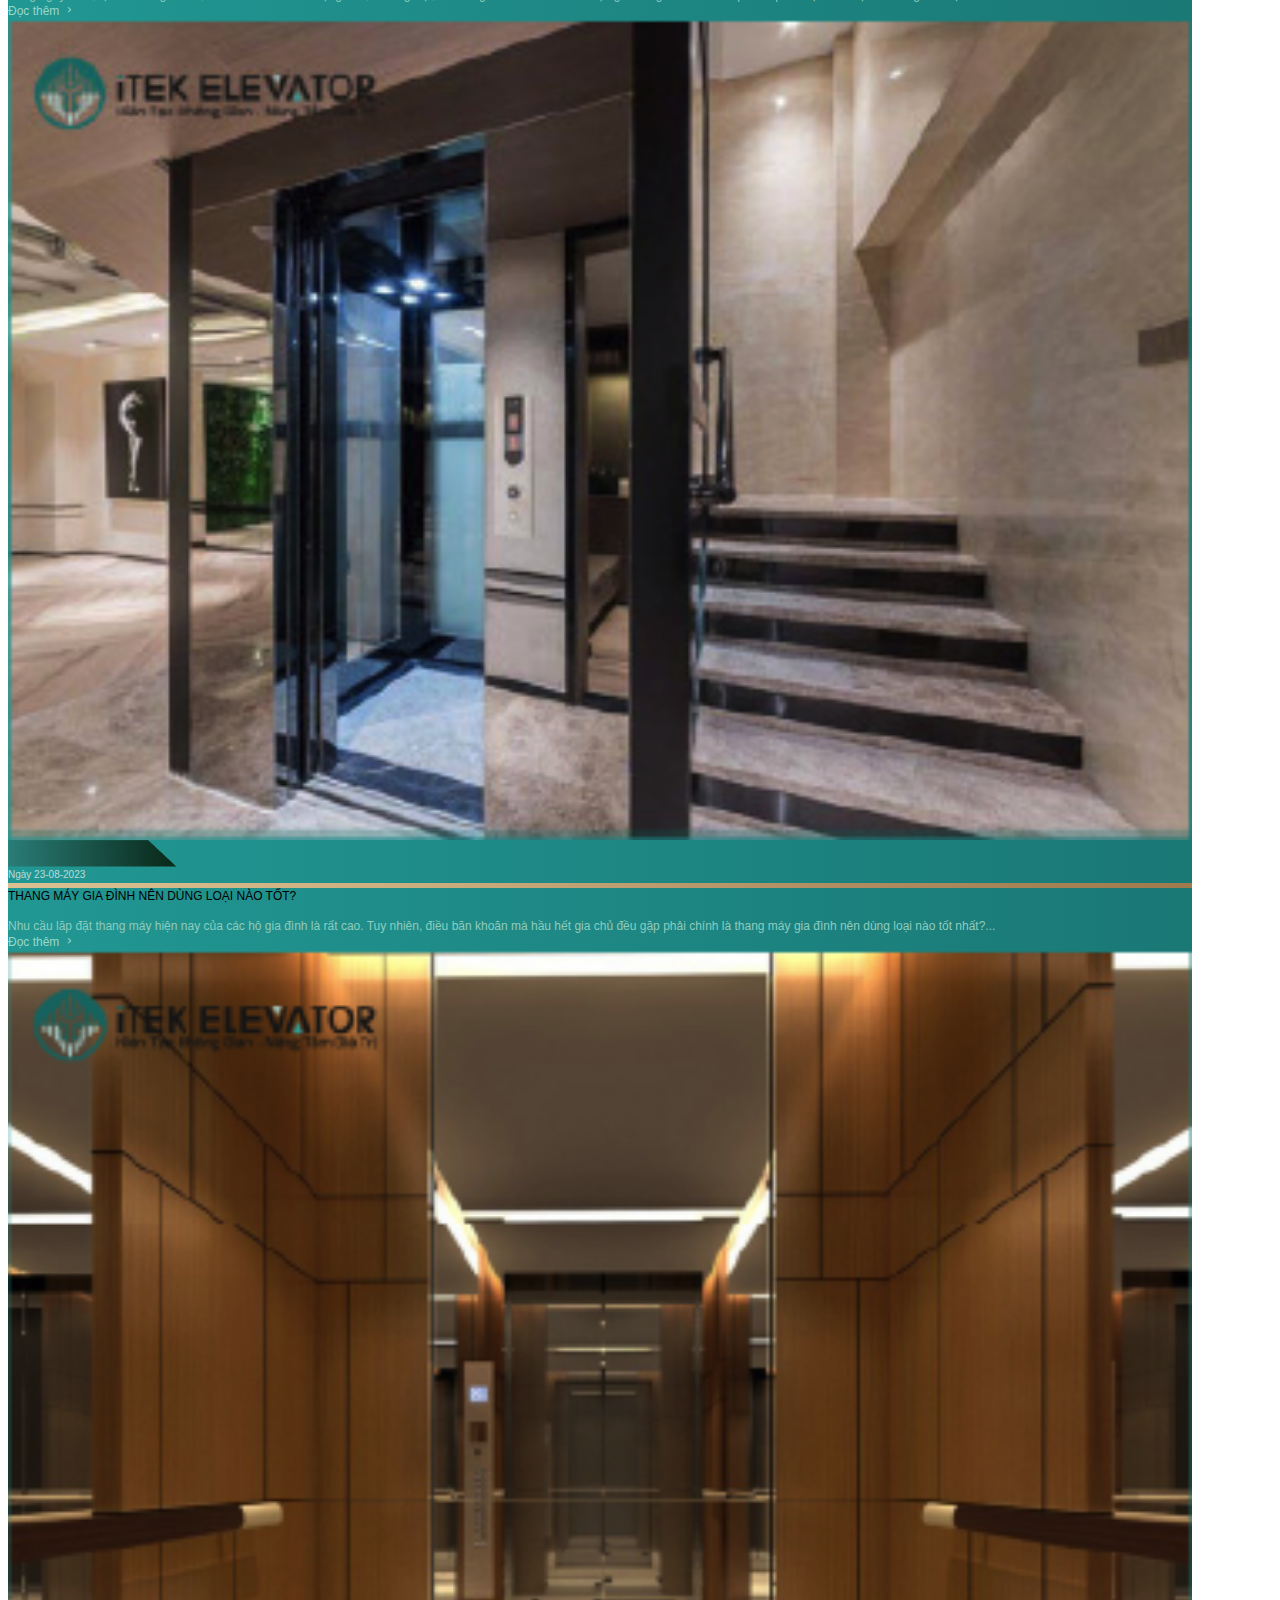
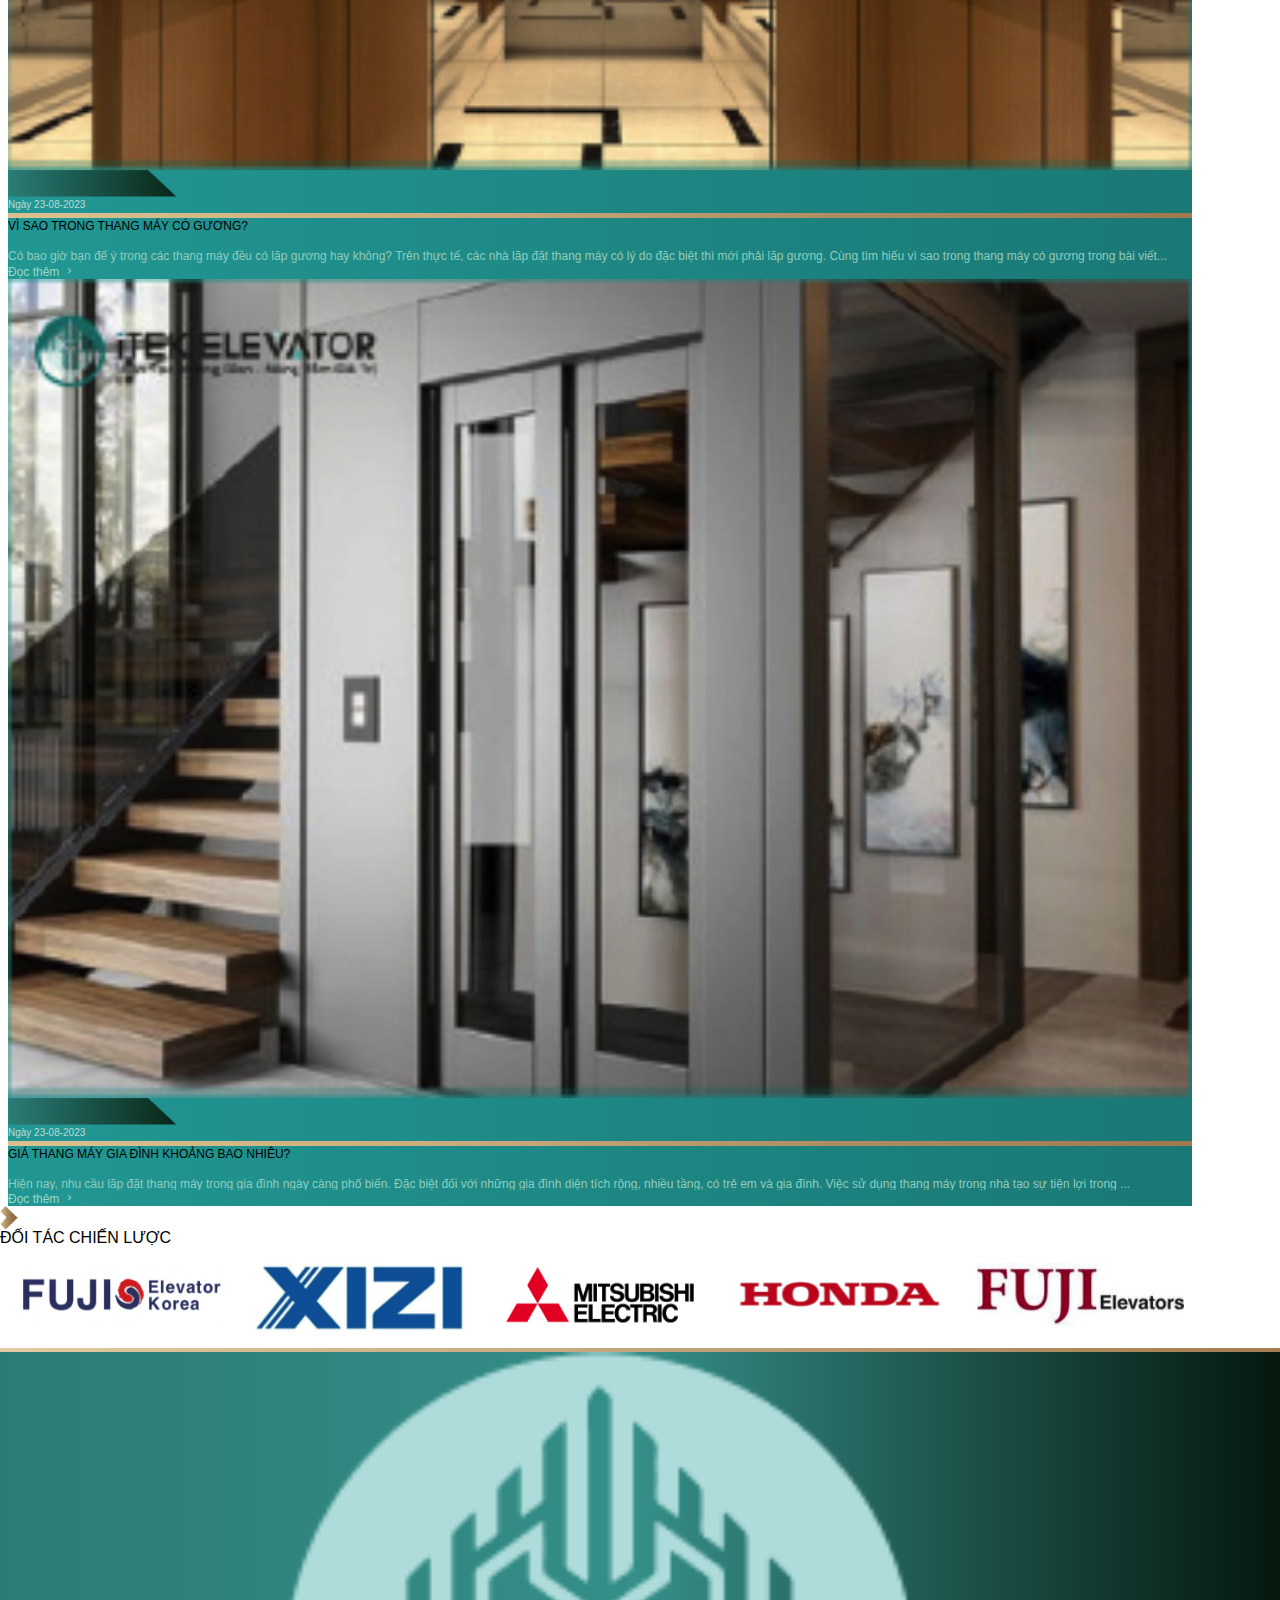
<file: tintuc.html>
<!DOCTYPE html>
 <html lang="en">
   <head>
     <meta charset="UTF-8" />
     <meta name="viewport" content="width=device-width, initial-scale=1.0" />
     <link
       href="https://cdn.jsdelivr.net/npm/bootstrap@5.0.2/dist/css/bootstrap.min.css"
       rel="stylesheet"
       integrity="sha384-EVSTQN3/azprG1Anm3QDgpJLIm9Nao0Yz1ztcQTwFspd3yD65VohhpuuCOmLASjC"
       crossorigin="anonymous"
     />
     <link href="https://fonts.cdnfonts.com/css/segoe-ui-4" rel="stylesheet" />
     <link
       href="https://unpkg.com/boxicons@2.1.4/css/boxicons.min.css"
       rel="stylesheet"
     />
 
    
    
     <link rel="stylesheet" href="style.css" />
     <title>Document</title>
   </head>
 
   <body>

  <div id="hotline">

  </div>

     <div class="header"></div>
     <div class="header-mobile"></div>
 
     <div class="banner-home ">
       <img src="./img/dich-vu-banner.png" alt="" width="100%" />
     
     </div>

     <div class="container py-3">
      <div class="d-flex py-4 align-items-center">
        <img src="./img/arrow-right.png" alt="" width="18px" />
        <h3 class="fs-5 fw-bold ms-2 fw-bold">TIN TỨC</h3>
      </div>


      <div class="row p-2">
        <div class="col-12 col-md-3  pb-3 item-tin-tuc">

          <div class="item-tintuc px-0">
            <div class="position-relative img-tintuc">
              <img src="./img/Asset 6.png" alt="" width="100%">
              <div class="position-absolute name-tin-tuc start-0">
                <img src="./img/box-name-tin-tuc.png" alt="" >
                <p class="position-absolute date-tin-tuc">Ngày 23-08-2023</p>
              </div>
            </div>
            <div class="content-tintuc p-2">
              <h2 class="text-light">ITEK ELEVATOR VINH DỰ ĐỒNG HÀNH CÙNG CIA CHAMPIONSHIP 2023</h2>
              <p class="pt-2 text-justify">Sáng ngày 16/4, tại Sân bóng khu D, KĐT Geleximco Lê Trọng Tấn, Dương Nội, Hà Đông đã diễn ra Lễ khai mạc giải bóng đá CIA Championship với sự tham dự của đông đảo đại ...</p>
                <div class="d-flex justify-content-end">
                  <a href="chitiettintuc.html" class=" pt-3 text-doc-them d-flex align-items-center">
                    <span class="">Đọc thêm</span>
                    <i class='bx bx-chevron-right'></i>
                  </a>
                </div>
            </div>
  
          </div>
          
        </div>
        <div class="col-12 col-md-3  pb-3 item-tin-tuc">

          <div class="item-tintuc px-0">
            <div class="position-relative img-tintuc">
              <img src="./img/Asset 7.png" alt="" width="100%">
              <div class="position-absolute name-tin-tuc start-0">
                <img src="./img/box-name-tin-tuc.png" alt="" >
                <p class="position-absolute date-tin-tuc">Ngày 23-08-2023</p>
              </div>
            </div>
            <div class="content-tintuc p-2">
              <h2 class="text-light">THANG MÁY GIA ĐÌNH NÊN DÙNG LOẠI NÀO TỐT?</h2>
              <p class="pt-2 text-justify">Nhu cầu lắp đặt thang máy hiện nay của các hộ gia đình là rất cao. Tuy nhiên, điều băn khoăn mà hầu hết gia chủ đều gặp phải chính là thang máy gia đình nên dùng loại nào tốt nhất?... </p>
                <div class="d-flex justify-content-end">
                  <a href="chitiettintuc.html" class=" pt-3 d-flex align-items-center text-doc-them">
                    <span class="">Đọc thêm</span>
                    <i class='bx bx-chevron-right'></i>
                  </a>
                </div>
            </div>
  
          </div>
          
        </div>
        <div class="col-12 col-md-3  pb-3 item-tin-tuc">

          <div class="item-tintuc px-0">
              <div class="position-relative img-tintuc">
                <img src="./img/Asset 8.png" alt="" width="100%">
                <div class="position-absolute name-tin-tuc start-0">
                  <img src="./img/box-name-tin-tuc.png" alt="" >
                  <p class="position-absolute date-tin-tuc">Ngày 23-08-2023</p>
                </div>
              </div>
              <div class="content-tintuc p-2">
                <h2 class="text-light">VÌ SAO TRONG THANG MÁY CÓ GƯƠNG?</h2>
                <p class="pt-2 text-justify">Có bao giờ bạn để ý trong các thang máy đều có lắp gương hay không? Trên thực tế, các nhà lắp đặt thang máy có lý do đặc biệt thì mới phải lắp gương. Cùng tìm hiểu vì sao trong thang máy có gương trong bài viết... </p>
                  <div class="d-flex justify-content-end">
                    <a href="chitiettintuc.html" class=" pt-3 d-flex align-items-center text-doc-them">
                      <span class="">Đọc thêm</span>
                      <i class='bx bx-chevron-right'></i>
                    </a>
                  </div>
              </div>
    
            </div>
          
        </div>
        <div class="col-12 col-md-3  pb-3 item-tin-tuc">

          <div class="item-tintuc px-0">
            <div class="position-relative img-tintuc">
              <img src="./img/Asset 9.png" alt="" width="100%">
              <div class="position-absolute name-tin-tuc start-0">
                <img src="./img/box-name-tin-tuc.png" alt="" >
                <p class="position-absolute date-tin-tuc">Ngày 23-08-2023</p>
              </div>
            </div>
            <div class="content-tintuc p-2">
              <h2 class="text-light">GIÁ THANG MÁY GIA ĐÌNH KHOẢNG BAO NHIÊU?</h2>
              <p class="pt-2 text-justify">Hiện nay, nhu cầu lắp đặt thang máy trong gia đình ngày càng phổ biến. Đặc biệt đối với những gia đình diện tích rộng, nhiều tầng, có trẻ em và gia đình. Việc sử dụng thang máy trong nhà tạo sự tiện lợi trong ...</p>
                <div class="d-flex justify-content-end">
                  <a href="chitiettintuc.html" class=" pt-3 d-flex align-items-center text-doc-them">
                    <span class="">Đọc thêm</span>
                    <i class='bx bx-chevron-right'></i>
                  </a>
                </div>
            </div>
  
          </div>
          
        </div>
        <div class="col-12 col-md-3  pb-3 item-tin-tuc">

          <div class="item-tintuc px-0">
            <div class="position-relative img-tintuc">
              <img src="./img/Asset 6.png" alt="" width="100%">
              <div class="position-absolute name-tin-tuc start-0">
                <img src="./img/box-name-tin-tuc.png" alt="" >
                <p class="position-absolute date-tin-tuc">Ngày 23-08-2023</p>
              </div>
            </div>
            <div class="content-tintuc p-2">
              <h2 class="text-light">ITEK ELEVATOR VINH DỰ ĐỒNG HÀNH CÙNG CIA CHAMPIONSHIP 2023</h2>
              <p class="pt-2 text-justify">Sáng ngày 16/4, tại Sân bóng khu D, KĐT Geleximco Lê Trọng Tấn, Dương Nội, Hà Đông đã diễn ra Lễ khai mạc giải bóng đá CIA Championship với sự tham dự của đông đảo đại ...</p>
                <div class="d-flex justify-content-end">
                  <a href="" class=" pt-3 text-doc-them d-flex align-items-center">
                    <span class="">Đọc thêm</span>
                    <i class='bx bx-chevron-right'></i>
                  </a>
                </div>
            </div>
  
          </div>
          
        </div>
        <div class="col-12 col-md-3  pb-3 item-tin-tuc">

          <div class="item-tintuc px-0">
            <div class="position-relative img-tintuc">
              <img src="./img/Asset 7.png" alt="" width="100%">
              <div class="position-absolute name-tin-tuc start-0">
                <img src="./img/box-name-tin-tuc.png" alt="" >
                <p class="position-absolute date-tin-tuc">Ngày 23-08-2023</p>
              </div>
            </div>
            <div class="content-tintuc p-2">
              <h2 class="text-light">THANG MÁY GIA ĐÌNH NÊN DÙNG LOẠI NÀO TỐT?</h2>
              <p class="pt-2 text-justify">Nhu cầu lắp đặt thang máy hiện nay của các hộ gia đình là rất cao. Tuy nhiên, điều băn khoăn mà hầu hết gia chủ đều gặp phải chính là thang máy gia đình nên dùng loại nào tốt nhất?... </p>
                <div class="d-flex justify-content-end">
                  <a href="" class=" pt-3 d-flex align-items-center text-doc-them">
                    <span class="">Đọc thêm</span>
                    <i class='bx bx-chevron-right'></i>
                  </a>
                </div>
            </div>
  
          </div>
          
        </div>
        <div class="col-12 col-md-3  pb-3 item-tin-tuc">

          <div class="item-tintuc px-0">
              <div class="position-relative img-tintuc">
                <img src="./img/Asset 8.png" alt="" width="100%">
                <div class="position-absolute name-tin-tuc start-0">
                  <img src="./img/box-name-tin-tuc.png" alt="" >
                  <p class="position-absolute date-tin-tuc">Ngày 23-08-2023</p>
                </div>
              </div>
              <div class="content-tintuc p-2">
                <h2 class="text-light">VÌ SAO TRONG THANG MÁY CÓ GƯƠNG?</h2>
                <p class="pt-2 text-justify">Có bao giờ bạn để ý trong các thang máy đều có lắp gương hay không? Trên thực tế, các nhà lắp đặt thang máy có lý do đặc biệt thì mới phải lắp gương. Cùng tìm hiểu vì sao trong thang máy có gương trong bài viết... </p>
                  <div class="d-flex justify-content-end">
                    <a href="" class=" pt-3 d-flex align-items-center text-doc-them">
                      <span class="">Đọc thêm</span>
                      <i class='bx bx-chevron-right'></i>
                    </a>
                  </div>
              </div>
    
            </div>
          
        </div>
        <div class="col-12 col-md-3  pb-3 item-tin-tuc">

          <div class="item-tintuc px-0">
            <div class="position-relative img-tintuc">
              <img src="./img/Asset 9.png" alt="" width="100%">
              <div class="position-absolute name-tin-tuc start-0">
                <img src="./img/box-name-tin-tuc.png" alt="" >
                <p class="position-absolute date-tin-tuc">Ngày 23-08-2023</p>
              </div>
            </div>
            <div class="content-tintuc p-2">
              <h2 class="text-light">GIÁ THANG MÁY GIA ĐÌNH KHOẢNG BAO NHIÊU?</h2>
              <p class="pt-2 text-justify">Hiện nay, nhu cầu lắp đặt thang máy trong gia đình ngày càng phổ biến. Đặc biệt đối với những gia đình diện tích rộng, nhiều tầng, có trẻ em và gia đình. Việc sử dụng thang máy trong nhà tạo sự tiện lợi trong ...</p>
                <div class="d-flex justify-content-end">
                  <a href="" class=" pt-3 d-flex align-items-center text-doc-them">
                    <span class="">Đọc thêm</span>
                    <i class='bx bx-chevron-right'></i>
                  </a>
                </div>
            </div>
  
          </div>
          
        </div>
        <div class="col-12 col-md-3  pb-3 item-tin-tuc">

          <div class="item-tintuc px-0">
            <div class="position-relative img-tintuc">
              <img src="./img/Asset 6.png" alt="" width="100%">
              <div class="position-absolute name-tin-tuc start-0">
                <img src="./img/box-name-tin-tuc.png" alt="" >
                <p class="position-absolute date-tin-tuc">Ngày 23-08-2023</p>
              </div>
            </div>
            <div class="content-tintuc p-2">
              <h2 class="text-light">ITEK ELEVATOR VINH DỰ ĐỒNG HÀNH CÙNG CIA CHAMPIONSHIP 2023</h2>
              <p class="pt-2 text-justify">Sáng ngày 16/4, tại Sân bóng khu D, KĐT Geleximco Lê Trọng Tấn, Dương Nội, Hà Đông đã diễn ra Lễ khai mạc giải bóng đá CIA Championship với sự tham dự của đông đảo đại ...</p>
                <div class="d-flex justify-content-end">
                  <a href="" class=" pt-3 text-doc-them d-flex align-items-center">
                    <span class="">Đọc thêm</span>
                    <i class='bx bx-chevron-right'></i>
                  </a>
                </div>
            </div>
  
          </div>
          
        </div>
        <div class="col-12 col-md-3  pb-3 item-tin-tuc">

          <div class="item-tintuc px-0">
            <div class="position-relative img-tintuc">
              <img src="./img/Asset 7.png" alt="" width="100%">
              <div class="position-absolute name-tin-tuc start-0">
                <img src="./img/box-name-tin-tuc.png" alt="" >
                <p class="position-absolute date-tin-tuc">Ngày 23-08-2023</p>
              </div>
            </div>
            <div class="content-tintuc p-2">
              <h2 class="text-light">THANG MÁY GIA ĐÌNH NÊN DÙNG LOẠI NÀO TỐT?</h2>
              <p class="pt-2 text-justify">Nhu cầu lắp đặt thang máy hiện nay của các hộ gia đình là rất cao. Tuy nhiên, điều băn khoăn mà hầu hết gia chủ đều gặp phải chính là thang máy gia đình nên dùng loại nào tốt nhất?... </p>
                <div class="d-flex justify-content-end">
                  <a href="" class=" pt-3 d-flex align-items-center text-doc-them">
                    <span class="">Đọc thêm</span>
                    <i class='bx bx-chevron-right'></i>
                  </a>
                </div>
            </div>
  
          </div>
          
        </div>
        <div class="col-12 col-md-3  pb-3 item-tin-tuc">

          <div class="item-tintuc px-0">
              <div class="position-relative img-tintuc">
                <img src="./img/Asset 8.png" alt="" width="100%">
                <div class="position-absolute name-tin-tuc start-0">
                  <img src="./img/box-name-tin-tuc.png" alt="" >
                  <p class="position-absolute date-tin-tuc">Ngày 23-08-2023</p>
                </div>
              </div>
              <div class="content-tintuc p-2">
                <h2 class="text-light">VÌ SAO TRONG THANG MÁY CÓ GƯƠNG?</h2>
                <p class="pt-2 text-justify">Có bao giờ bạn để ý trong các thang máy đều có lắp gương hay không? Trên thực tế, các nhà lắp đặt thang máy có lý do đặc biệt thì mới phải lắp gương. Cùng tìm hiểu vì sao trong thang máy có gương trong bài viết... </p>
                  <div class="d-flex justify-content-end">
                    <a href="" class=" pt-3 d-flex align-items-center text-doc-them">
                      <span class="">Đọc thêm</span>
                      <i class='bx bx-chevron-right'></i>
                    </a>
                  </div>
              </div>
    
            </div>
          
        </div>
        <div class="col-12 col-md-3  pb-3 item-tin-tuc">

          <div class="item-tintuc px-0">
            <div class="position-relative img-tintuc">
              <img src="./img/Asset 9.png" alt="" width="100%">
              <div class="position-absolute name-tin-tuc start-0">
                <img src="./img/box-name-tin-tuc.png" alt="" >
                <p class="position-absolute date-tin-tuc">Ngày 23-08-2023</p>
              </div>
            </div>
            <div class="content-tintuc p-2">
              <h2 class="text-light">GIÁ THANG MÁY GIA ĐÌNH KHOẢNG BAO NHIÊU?</h2>
              <p class="pt-2 text-justify">Hiện nay, nhu cầu lắp đặt thang máy trong gia đình ngày càng phổ biến. Đặc biệt đối với những gia đình diện tích rộng, nhiều tầng, có trẻ em và gia đình. Việc sử dụng thang máy trong nhà tạo sự tiện lợi trong ...</p>
                <div class="d-flex justify-content-end">
                  <a href="" class=" pt-3 d-flex align-items-center text-doc-them">
                    <span class="">Đọc thêm</span>
                    <i class='bx bx-chevron-right'></i>
                  </a>
                </div>
            </div>
  
          </div>
          
        </div>
        <div class="col-12 col-md-3  pb-3 item-tin-tuc">

          <div class="item-tintuc px-0">
            <div class="position-relative img-tintuc">
              <img src="./img/Asset 6.png" alt="" width="100%">
              <div class="position-absolute name-tin-tuc start-0">
                <img src="./img/box-name-tin-tuc.png" alt="" >
                <p class="position-absolute date-tin-tuc">Ngày 23-08-2023</p>
              </div>
            </div>
            <div class="content-tintuc p-2">
              <h2 class="text-light">ITEK ELEVATOR VINH DỰ ĐỒNG HÀNH CÙNG CIA CHAMPIONSHIP 2023</h2>
              <p class="pt-2 text-justify">Sáng ngày 16/4, tại Sân bóng khu D, KĐT Geleximco Lê Trọng Tấn, Dương Nội, Hà Đông đã diễn ra Lễ khai mạc giải bóng đá CIA Championship với sự tham dự của đông đảo đại ...</p>
                <div class="d-flex justify-content-end">
                  <a href="" class=" pt-3 text-doc-them d-flex align-items-center">
                    <span class="">Đọc thêm</span>
                    <i class='bx bx-chevron-right'></i>
                  </a>
                </div>
            </div>
  
          </div>
          
        </div>
        <div class="col-12 col-md-3  pb-3 item-tin-tuc">

          <div class="item-tintuc px-0">
            <div class="position-relative img-tintuc">
              <img src="./img/Asset 7.png" alt="" width="100%">
              <div class="position-absolute name-tin-tuc start-0">
                <img src="./img/box-name-tin-tuc.png" alt="" >
                <p class="position-absolute date-tin-tuc">Ngày 23-08-2023</p>
              </div>
            </div>
            <div class="content-tintuc p-2">
              <h2 class="text-light">THANG MÁY GIA ĐÌNH NÊN DÙNG LOẠI NÀO TỐT?</h2>
              <p class="pt-2 text-justify">Nhu cầu lắp đặt thang máy hiện nay của các hộ gia đình là rất cao. Tuy nhiên, điều băn khoăn mà hầu hết gia chủ đều gặp phải chính là thang máy gia đình nên dùng loại nào tốt nhất?... </p>
                <div class="d-flex justify-content-end">
                  <a href="" class=" pt-3 d-flex align-items-center text-doc-them">
                    <span class="">Đọc thêm</span>
                    <i class='bx bx-chevron-right'></i>
                  </a>
                </div>
            </div>
  
          </div>
          
        </div>
        <div class="col-12 col-md-3  pb-3 item-tin-tuc">

          <div class="item-tintuc px-0">
              <div class="position-relative img-tintuc">
                <img src="./img/Asset 8.png" alt="" width="100%">
                <div class="position-absolute name-tin-tuc start-0">
                  <img src="./img/box-name-tin-tuc.png" alt="" >
                  <p class="position-absolute date-tin-tuc">Ngày 23-08-2023</p>
                </div>
              </div>
              <div class="content-tintuc p-2">
                <h2 class="text-light">VÌ SAO TRONG THANG MÁY CÓ GƯƠNG?</h2>
                <p class="pt-2 text-justify">Có bao giờ bạn để ý trong các thang máy đều có lắp gương hay không? Trên thực tế, các nhà lắp đặt thang máy có lý do đặc biệt thì mới phải lắp gương. Cùng tìm hiểu vì sao trong thang máy có gương trong bài viết... </p>
                  <div class="d-flex justify-content-end">
                    <a href="" class=" pt-3 d-flex align-items-center text-doc-them">
                      <span class="">Đọc thêm</span>
                      <i class='bx bx-chevron-right'></i>
                    </a>
                  </div>
              </div>
    
            </div>
          
        </div>
        <div class="col-12 col-md-3  pb-3 item-tin-tuc">

          <div class="item-tintuc px-0">
            <div class="position-relative img-tintuc">
              <img src="./img/Asset 9.png" alt="" width="100%">
              <div class="position-absolute name-tin-tuc start-0">
                <img src="./img/box-name-tin-tuc.png" alt="" >
                <p class="position-absolute date-tin-tuc">Ngày 23-08-2023</p>
              </div>
            </div>
            <div class="content-tintuc p-2">
              <h2 class="text-light">GIÁ THANG MÁY GIA ĐÌNH KHOẢNG BAO NHIÊU?</h2>
              <p class="pt-2 text-justify">Hiện nay, nhu cầu lắp đặt thang máy trong gia đình ngày càng phổ biến. Đặc biệt đối với những gia đình diện tích rộng, nhiều tầng, có trẻ em và gia đình. Việc sử dụng thang máy trong nhà tạo sự tiện lợi trong ...</p>
                <div class="d-flex justify-content-end">
                  <a href="" class=" pt-3 d-flex align-items-center text-doc-them">
                    <span class="">Đọc thêm</span>
                    <i class='bx bx-chevron-right'></i>
                  </a>
                </div>
            </div>
  
          </div>
          
        </div>
    
      </div>
   
     </div>
 
     <div class='congtac'>
    
     </div>
     <div class="footer"></div>
 
     
     <script
       src="https://cdn.jsdelivr.net/npm/bootstrap@5.0.2/dist/js/bootstrap.bundle.min.js"
       integrity="sha384-MrcW6ZMFYlzcLA8Nl+NtUVF0sA7MsXsP1UyJoMp4YLEuNSfAP+JcXn/tWtIaxVXM"
       crossorigin="anonymous"
     ></script>
     <script src="https://code.jquery.com/jquery-3.6.0.min.js"></script>
     <script src="./js/header.js"></script>
     <script src="./js/footer.js"></script>
     <script src="./js/doitac.js"></script>
     <script src="./js/congtac.js"></script>
     <script src="./js/hotline.js"></script>
     
    <script src="./js/headerMobile.js"></script>
   </body>
 </html>
</file>
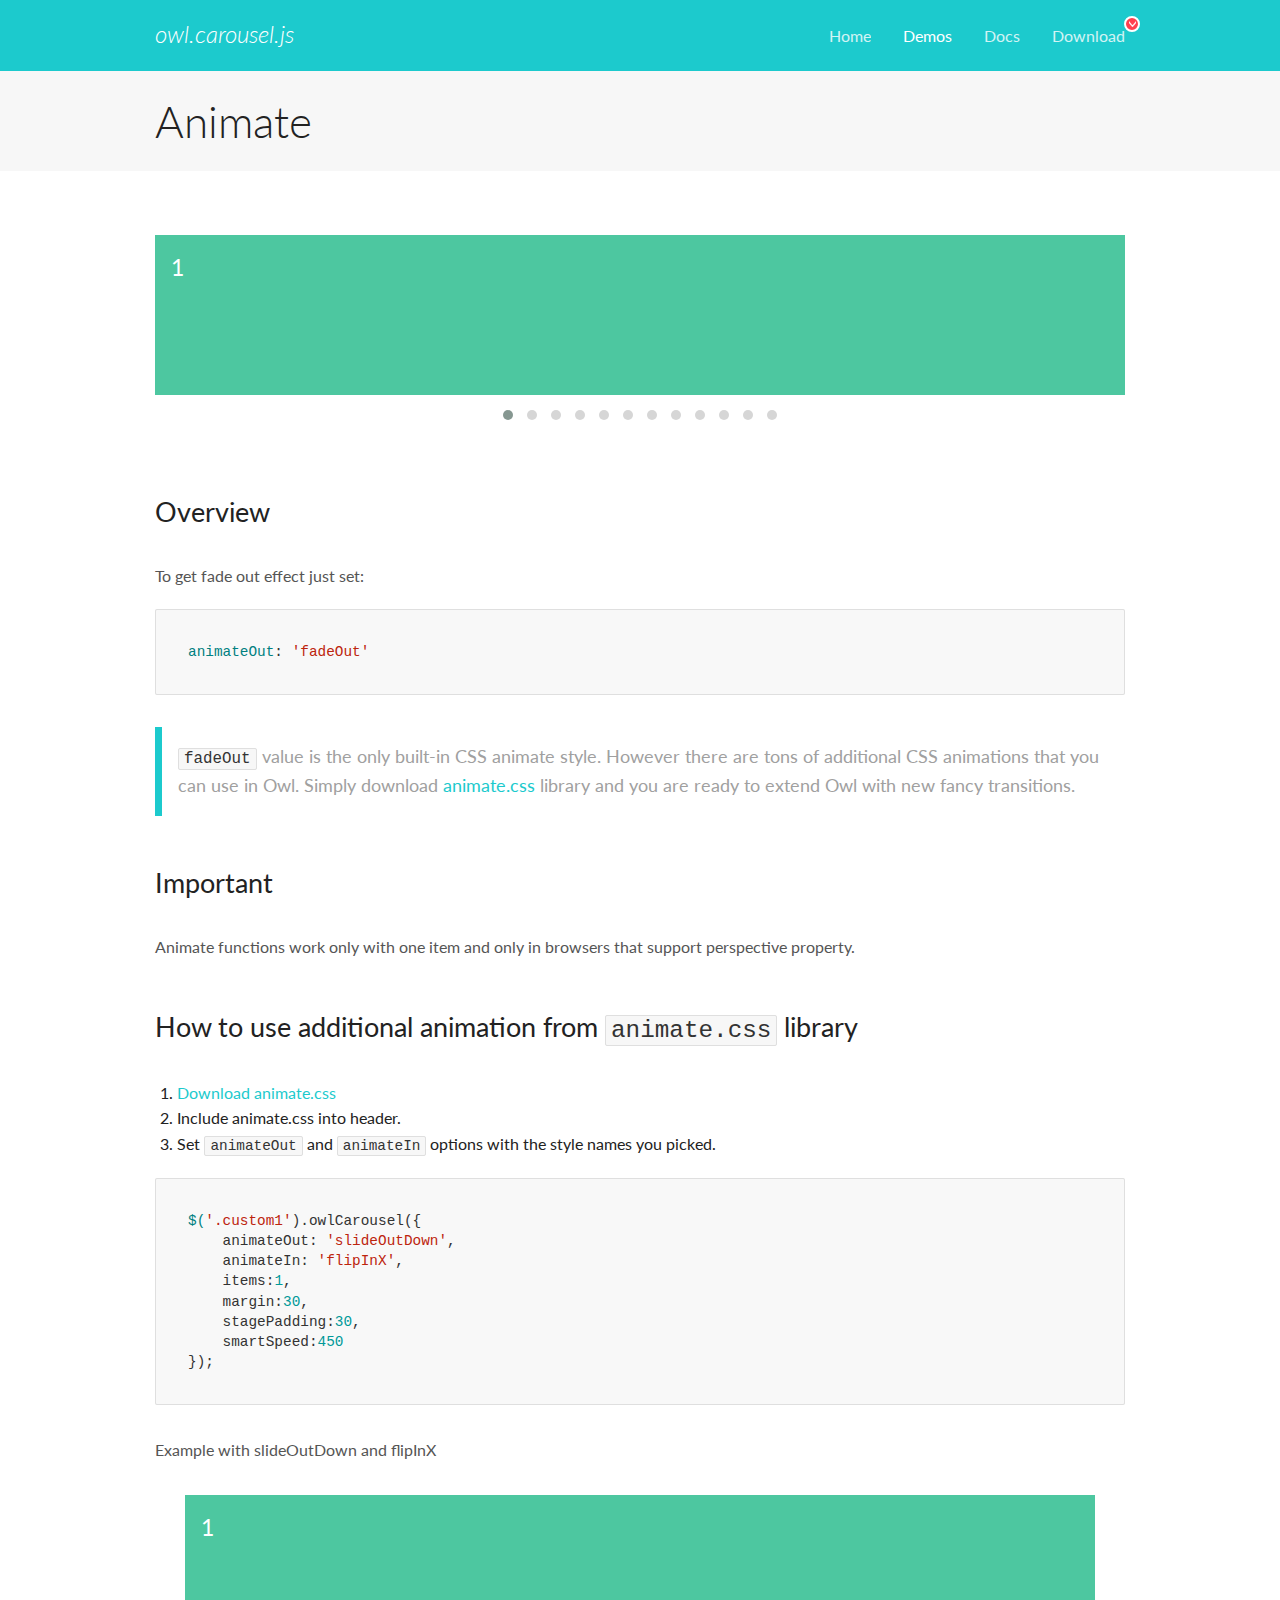
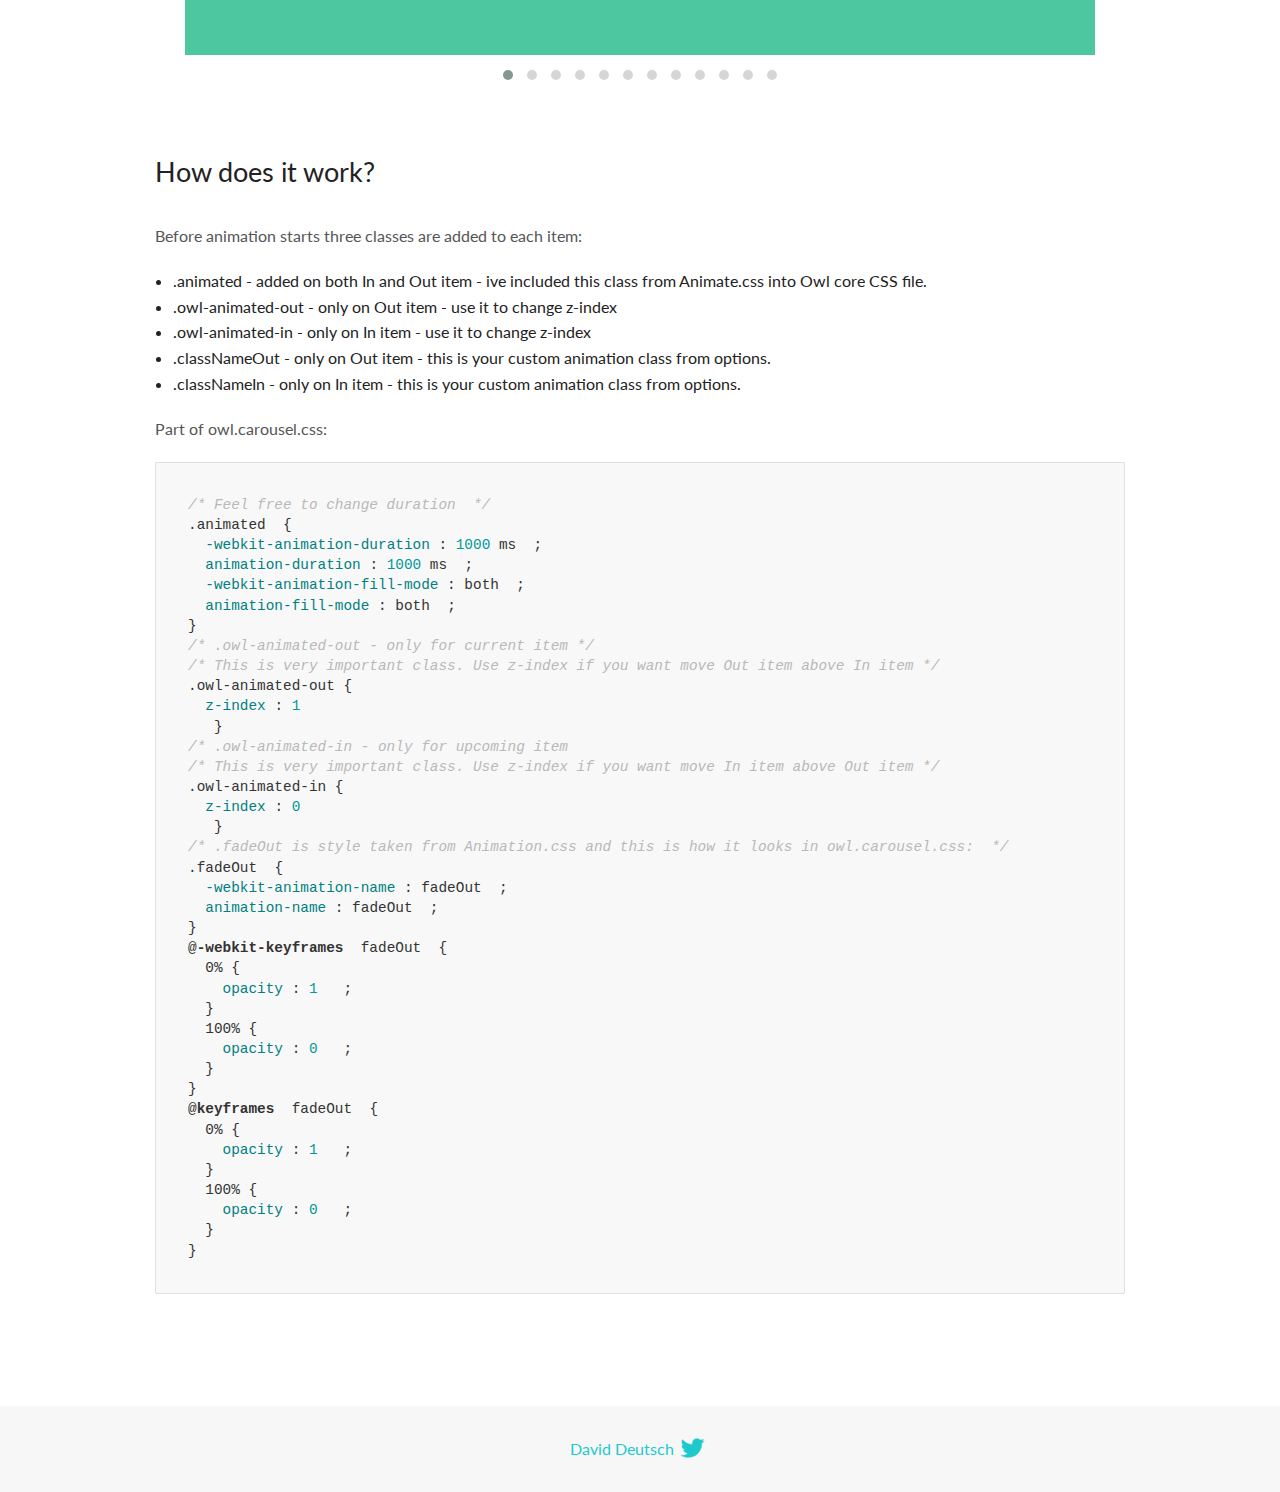
<file: OwlCarousel2-2.3.4/docs/demos/animate.html>
<!DOCTYPE html>
<html lang="en">
  <head>

    <!-- head -->
    <meta charset="utf-8">
    <meta name="msapplication-tap-highlight" content="no" />
    <meta name="viewport" content="width=device-width, initial-scale=1.0" />
    <meta name="description" content="Animate carousel">
    <meta name="author" content="David Deutsch">
    <title>
      Animate Demo | Owl Carousel | 2.3.4
    </title>

    <!-- Stylesheets -->
    <link href='https://fonts.googleapis.com/css?family=Lato:300,400,700,400italic,300italic' rel='stylesheet' type='text/css'>
    <link rel="stylesheet" href="../assets/css/docs.theme.min.css">

    <!-- Owl Stylesheets -->
    <link rel="stylesheet" href="../assets/owlcarousel/assets/owl.carousel.min.css">
    <link rel="stylesheet" href="../assets/owlcarousel/assets/owl.theme.default.min.css">

    <!-- HTML5 shim and Respond.js IE8 support of HTML5 elements and media queries -->

    <!--[if lt IE 9]>
      <script src="https://oss.maxcdn.com/libs/html5shiv/3.7.0/html5shiv.js"></script>
      <script src="https://oss.maxcdn.com/libs/respond.js/1.3.0/respond.min.js"></script>
    <![endif]-->

    <!-- Favicons -->
    <link rel="apple-touch-icon-precomposed" sizes="144x144" href="../assets/ico/apple-touch-icon-144-precomposed.png">
    <link rel="shortcut icon" href="../assets/ico/favicon.png">
    <link rel="shortcut icon" href="favicon.ico">

    <!-- Yeah i know js should not be in header. Its required for demos.-->

    <!-- javascript -->
    <script src="../assets/vendors/jquery.min.js"></script>
    <script src="../assets/owlcarousel/owl.carousel.js"></script>
  </head>
  <body>

    <!-- header -->
    <header class="header">
      <div class="row">
        <div class="large-12 columns">
          <div class="brand left">
            <h3>
              <a href="/OwlCarousel2/">owl.carousel.js</a> 
            </h3>
          </div>
          <a id="toggle-nav" class="right">
            <span></span> <span></span> <span></span> 
          </a> 
          <div class="nav-bar">
            <ul class="clearfix">
              <li> <a href="/OwlCarousel2/index.html">Home</a>  </li>
              <li class="active">
                <a href="/OwlCarousel2/demos/demos.html">Demos</a> 
              </li>
              <li> <a href="/OwlCarousel2/docs/started-welcome.html">Docs</a>  </li>
              <li>
                <a href="https://github.com/OwlCarousel2/OwlCarousel2/archive/2.3.4.zip">Download</a> 
                <span class="download"></span> 
              </li>
            </ul>
          </div>
        </div>
      </div>
    </header>

    <!-- title -->
    <section class="title">
      <div class="row">
        <div class="large-12 columns">
          <h1>Animate</h1>
        </div>
      </div>
    </section>

    <!--  Demos -->
    <section id="demos">
      <div class="row">
        <div class="large-12 columns">
          <div class="fadeOut owl-carousel owl-theme">
            <div class="item">
              <h4>1</h4>
            </div>
            <div class="item">
              <h4>2</h4>
            </div>
            <div class="item">
              <h4>3</h4>
            </div>
            <div class="item">
              <h4>4</h4>
            </div>
            <div class="item">
              <h4>5</h4>
            </div>
            <div class="item">
              <h4>6</h4>
            </div>
            <div class="item">
              <h4>7</h4>
            </div>
            <div class="item">
              <h4>8</h4>
            </div>
            <div class="item">
              <h4>9</h4>
            </div>
            <div class="item">
              <h4>10</h4>
            </div>
            <div class="item">
              <h4>11</h4>
            </div>
            <div class="item">
              <h4>12</h4>
            </div>
          </div>
          <h3 id="overview">Overview</h3>
          <p>To get fade out effect just set:</p>
          <pre><code>animateOut: &#39;fadeOut&#39;</code></pre>
          <blockquote>
            <p><code>fadeOut</code> value is the only built-in CSS animate style. However there are tons of additional CSS animations that you can use in Owl. Simply download
              <a href="https://daneden.github.io/animate.css/">animate.css</a>  library and you are ready to extend Owl with new fancy transitions.</p>
          </blockquote>
          <h3 id="important">Important</h3>
          <p>Animate functions work only with one item and only in browsers that support perspective property.</p>
          <h3 id="how-to-use-additional-animation-from-animate-css-library">How to use additional animation from <code>animate.css</code> library</h3>
          <ol>
            <li> <a href="https://daneden.github.io/animate.css/">Download animate.css</a>  </li>
            <li>Include animate.css into header.</li>
            <li>Set <code>animateOut</code> and <code>animateIn</code> options with the style names you picked.</li>
          </ol>
          <pre><code>$(&#39;.custom1&#39;).owlCarousel({
    animateOut: &#39;slideOutDown&#39;,
    animateIn: &#39;flipInX&#39;,
    items:1,
    margin:30,
    stagePadding:30,
    smartSpeed:450
});</code></pre>
          <p>Example with slideOutDown and flipInX</p>
          <div class="custom1 owl-carousel owl-theme">
            <div class="item">
              <h4>1</h4>
            </div>
            <div class="item">
              <h4>2</h4>
            </div>
            <div class="item">
              <h4>3</h4>
            </div>
            <div class="item">
              <h4>4</h4>
            </div>
            <div class="item">
              <h4>5</h4>
            </div>
            <div class="item">
              <h4>6</h4>
            </div>
            <div class="item">
              <h4>7</h4>
            </div>
            <div class="item">
              <h4>8</h4>
            </div>
            <div class="item">
              <h4>9</h4>
            </div>
            <div class="item">
              <h4>10</h4>
            </div>
            <div class="item">
              <h4>11</h4>
            </div>
            <div class="item">
              <h4>12</h4>
            </div>
          </div>
          <h3 id="how-does-it-work-">How does it work?</h3>
          <p>Before animation starts three classes are added to each item:</p>
          <ul>
            <li>.animated - added on both In and Out item - ive included this class from Animate.css into Owl core CSS file.</li>
            <li>.owl-animated-out - only on Out item - use it to change z-index</li>
            <li>.owl-animated-in - only on In item - use it to change z-index</li>
            <li>.classNameOut - only on Out item - this is your custom animation class from options.</li>
            <li>.classNameIn - only on In item - this is your custom animation class from options.</li>
          </ul>
          <p>Part of owl.carousel.css:</p>
          <pre><code class="language-css"><span class="comment">/* Feel free to change duration  */</span> 
<span class="class">.animated</span>  <span class="rules">{
  <span class="rule"><span class="attribute">-webkit-animation-duration</span> :<span class="value"> <span class="number">1000</span> ms</span> </span> ;
  <span class="rule"><span class="attribute">animation-duration</span> :<span class="value"> <span class="number">1000</span> ms</span> </span> ;
  <span class="rule"><span class="attribute">-webkit-animation-fill-mode</span> :<span class="value"> both</span> </span> ;
  <span class="rule"><span class="attribute">animation-fill-mode</span> :<span class="value"> both</span> </span> ;
<span class="rule">}</span> </span> 
<span class="comment">/* .owl-animated-out - only for current item */</span> 
<span class="comment">/* This is very important class. Use z-index if you want move Out item above In item */</span> 
<span class="class">.owl-animated-out</span> <span class="rules">{
  <span class="rule"><span class="attribute">z-index</span> :<span class="value"> <span class="number">1</span> 
</span> </span> </span> }
<span class="comment">/* .owl-animated-in - only for upcoming item
/* This is very important class. Use z-index if you want move In item above Out item */</span> 
<span class="class">.owl-animated-in</span> <span class="rules">{
  <span class="rule"><span class="attribute">z-index</span> :<span class="value"> <span class="number">0</span> 
</span> </span> </span> }
<span class="comment">/* .fadeOut is style taken from Animation.css and this is how it looks in owl.carousel.css:  */</span> 
<span class="class">.fadeOut</span>  <span class="rules">{
  <span class="rule"><span class="attribute">-webkit-animation-name</span> :<span class="value"> fadeOut</span> </span> ;
  <span class="rule"><span class="attribute">animation-name</span> :<span class="value"> fadeOut</span> </span> ;
<span class="rule">}</span> </span> 
<span class="at_rule">@<span class="keyword">-webkit-keyframes</span>  fadeOut </span> {
  0% <span class="rules">{
    <span class="rule"><span class="attribute">opacity</span> :<span class="value"> <span class="number">1</span> </span> </span> ;
  <span class="rule">}</span> </span> 
  100% <span class="rules">{
    <span class="rule"><span class="attribute">opacity</span> :<span class="value"> <span class="number">0</span> </span> </span> ;
  <span class="rule">}</span> </span> 
}
<span class="at_rule">@<span class="keyword">keyframes</span>  fadeOut </span> {
  0% <span class="rules">{
    <span class="rule"><span class="attribute">opacity</span> :<span class="value"> <span class="number">1</span> </span> </span> ;
  <span class="rule">}</span> </span> 
  100% <span class="rules">{
    <span class="rule"><span class="attribute">opacity</span> :<span class="value"> <span class="number">0</span> </span> </span> ;
  <span class="rule">}</span> </span> 
}</code></pre>
          <link rel="stylesheet" href="../assets/css/animate.css">
          <script>
            jQuery(document).ready(function($) {
              $('.fadeOut').owlCarousel({
                items: 1,
                animateOut: 'fadeOut',
                loop: true,
                margin: 10,
              });
              $('.custom1').owlCarousel({
                animateOut: 'slideOutDown',
                animateIn: 'flipInX',
                items: 1,
                margin: 30,
                stagePadding: 30,
                smartSpeed: 450
              });
            });
          </script>
        </div>
      </div>
    </section>

    <!-- footer -->
    <footer class="footer">
      <div class="row">
        <div class="large-12 columns">
          <h5>
            <a href="/OwlCarousel2/docs/support-contact.html">David Deutsch</a> 
            <a id="custom-tweet-button" href="https://twitter.com/share?url=https://github.com/OwlCarousel2/OwlCarousel2&text=Owl Carousel - This is so awesome! " target="_blank"></a> 
          </h5>
        </div>
      </div>
    </footer>

    <!-- vendors -->
    <script src="../assets/vendors/highlight.js"></script>
    <script src="../assets/js/app.js"></script>
  </body>
</html>
</file>
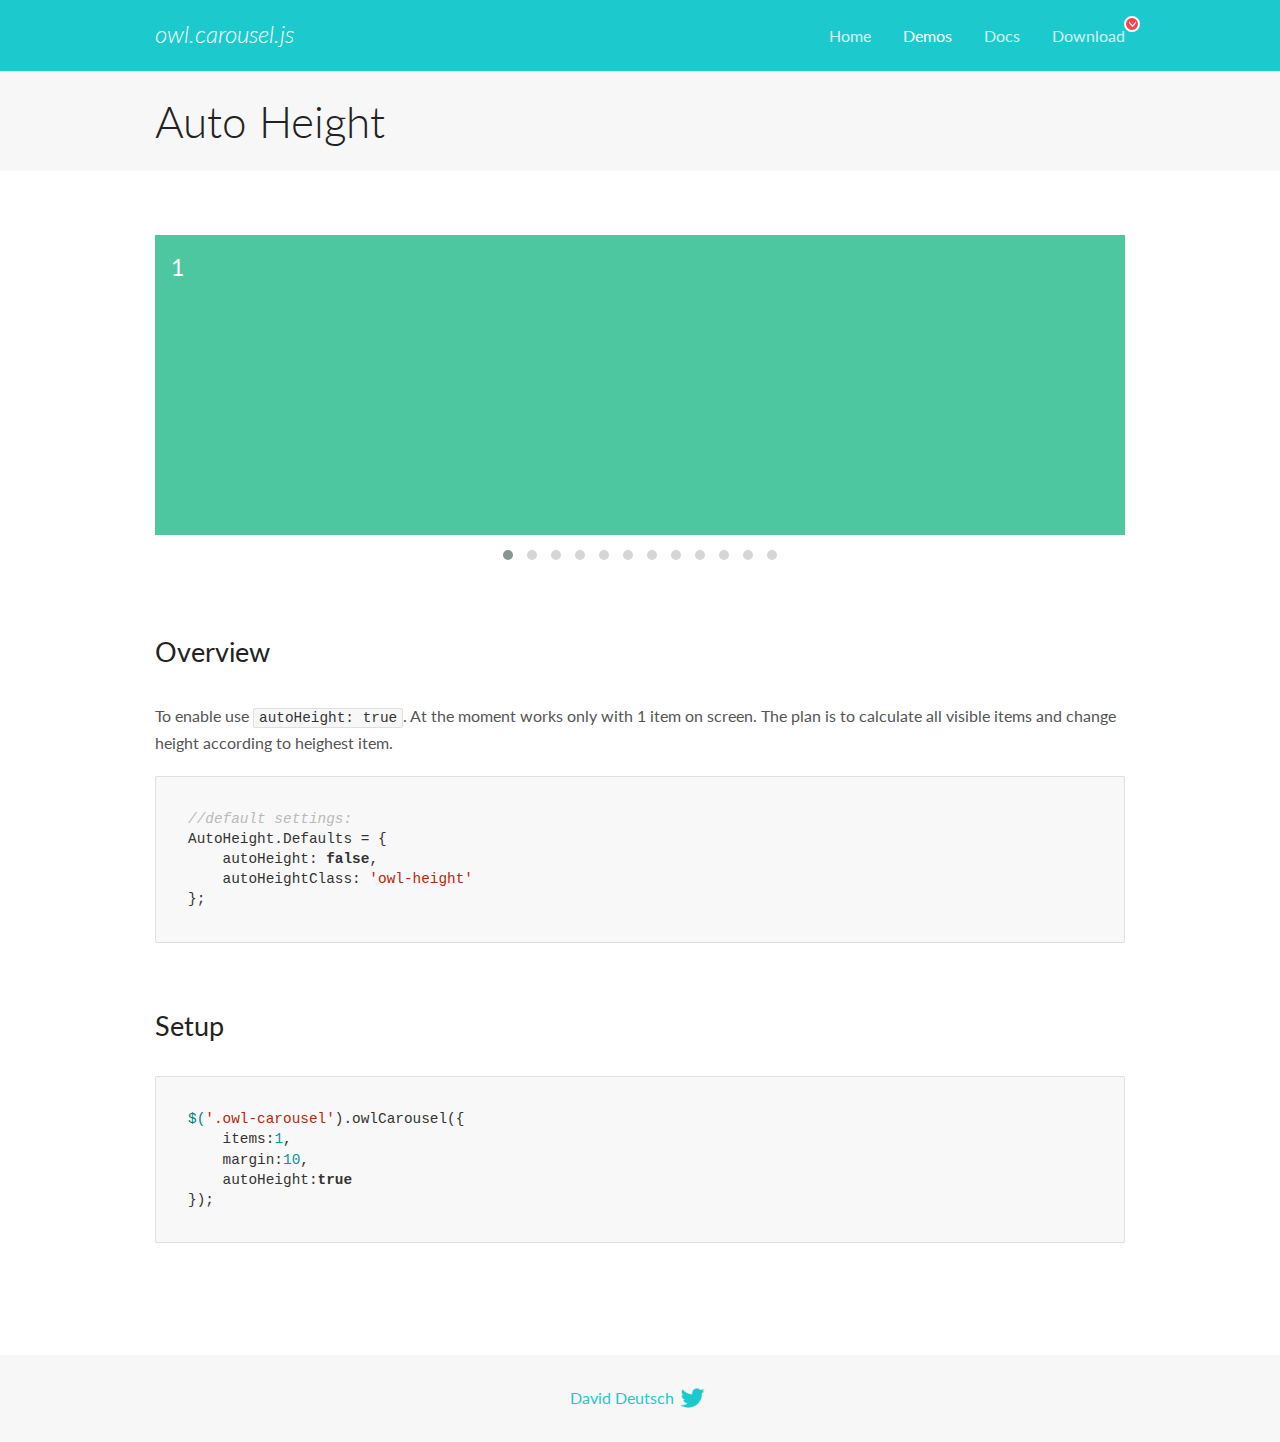
<file: OwlCarousel2-2.3.4/docs/demos/autoheight.html>
<!DOCTYPE html>
<html lang="en">
  <head>

    <!-- head -->
    <meta charset="utf-8">
    <meta name="msapplication-tap-highlight" content="no" />
    <meta name="viewport" content="width=device-width, initial-scale=1.0" />
    <meta name="description" content="autoHeight usage demo">
    <meta name="author" content="David Deutsch">
    <title>
      Auto Height Demo | Owl Carousel | 2.3.4
    </title>

    <!-- Stylesheets -->
    <link href='https://fonts.googleapis.com/css?family=Lato:300,400,700,400italic,300italic' rel='stylesheet' type='text/css'>
    <link rel="stylesheet" href="../assets/css/docs.theme.min.css">

    <!-- Owl Stylesheets -->
    <link rel="stylesheet" href="../assets/owlcarousel/assets/owl.carousel.min.css">
    <link rel="stylesheet" href="../assets/owlcarousel/assets/owl.theme.default.min.css">

    <!-- HTML5 shim and Respond.js IE8 support of HTML5 elements and media queries -->

    <!--[if lt IE 9]>
      <script src="https://oss.maxcdn.com/libs/html5shiv/3.7.0/html5shiv.js"></script>
      <script src="https://oss.maxcdn.com/libs/respond.js/1.3.0/respond.min.js"></script>
    <![endif]-->

    <!-- Favicons -->
    <link rel="apple-touch-icon-precomposed" sizes="144x144" href="../assets/ico/apple-touch-icon-144-precomposed.png">
    <link rel="shortcut icon" href="../assets/ico/favicon.png">
    <link rel="shortcut icon" href="favicon.ico">

    <!-- Yeah i know js should not be in header. Its required for demos.-->

    <!-- javascript -->
    <script src="../assets/vendors/jquery.min.js"></script>
    <script src="../assets/owlcarousel/owl.carousel.js"></script>
  </head>
  <body>

    <!-- header -->
    <header class="header">
      <div class="row">
        <div class="large-12 columns">
          <div class="brand left">
            <h3>
              <a href="/OwlCarousel2/">owl.carousel.js</a> 
            </h3>
          </div>
          <a id="toggle-nav" class="right">
            <span></span> <span></span> <span></span> 
          </a> 
          <div class="nav-bar">
            <ul class="clearfix">
              <li> <a href="/OwlCarousel2/index.html">Home</a>  </li>
              <li class="active">
                <a href="/OwlCarousel2/demos/demos.html">Demos</a> 
              </li>
              <li> <a href="/OwlCarousel2/docs/started-welcome.html">Docs</a>  </li>
              <li>
                <a href="https://github.com/OwlCarousel2/OwlCarousel2/archive/2.3.4.zip">Download</a> 
                <span class="download"></span> 
              </li>
            </ul>
          </div>
        </div>
      </div>
    </header>

    <!-- title -->
    <section class="title">
      <div class="row">
        <div class="large-12 columns">
          <h1>Auto Height</h1>
        </div>
      </div>
    </section>

    <!--  Demos -->
    <section id="demos">
      <div class="row">
        <div class="large-12 columns">
          <div class="owl-carousel owl-theme">
            <div class="item" style="height:300px">
              <h4>1</h4>
            </div>
            <div class="item" style="height:100px">
              <h4>2</h4>
            </div>
            <div class="item" style="height:500px">
              <h4>3</h4>
            </div>
            <div class="item" style="height:250px">
              <h4>4</h4>
            </div>
            <div class="item" style="height:400px">
              <h4>5</h4>
            </div>
            <div class="item" style="height:500px">
              <h4>6</h4>
            </div>
            <div class="item" style="height:600px">
              <h4>7</h4>
            </div>
            <div class="item" style="height:400px">
              <h4>8</h4>
            </div>
            <div class="item" style="height:300px">
              <h4>9</h4>
            </div>
            <div class="item" style="height:350px">
              <h4>10</h4>
            </div>
            <div class="item" style="height:200px">
              <h4>11</h4>
            </div>
            <div class="item" style="height:150px">
              <h4>12</h4>
            </div>
          </div>
          <h3 id="overview">Overview</h3>
          <p>To enable use <code>autoHeight: true</code>. At the moment works only with 1 item on screen. The plan is to calculate all visible items and change height according to heighest item.</p>
          <pre><code>//default settings:
AutoHeight.Defaults = {
    autoHeight: false,
    autoHeightClass: &#39;owl-height&#39;
};</code></pre>
          <h3 id="setup">Setup</h3>
          <pre><code>$(&#39;.owl-carousel&#39;).owlCarousel({
    items:1,
    margin:10,
    autoHeight:true
});</code></pre>
          <script>
            $(document).ready(function() {
              $('.owl-carousel').owlCarousel({
                items: 1,
                margin: 10,
                autoHeight: true
              });
            })
          </script>
        </div>
      </div>
    </section>

    <!-- footer -->
    <footer class="footer">
      <div class="row">
        <div class="large-12 columns">
          <h5>
            <a href="/OwlCarousel2/docs/support-contact.html">David Deutsch</a> 
            <a id="custom-tweet-button" href="https://twitter.com/share?url=https://github.com/OwlCarousel2/OwlCarousel2&text=Owl Carousel - This is so awesome! " target="_blank"></a> 
          </h5>
        </div>
      </div>
    </footer>

    <!-- vendors -->
    <script src="../assets/vendors/highlight.js"></script>
    <script src="../assets/js/app.js"></script>
  </body>
</html>
</file>
<file: style.css>
/* http://meyerweb.com/eric/tools/css/reset/
v2.0 | 20110126
License: none (public domain)
*/
html, body, div, span, applet, object, iframe,
h1, h2, h3, h4, h5, h6, p, blockquote, pre,
a, abbr, acronym, address, big, cite, code,
del, dfn, em, img, ins, kbd, q, s, samp,
small, strike, strong, sub, sup, tt, var,
b, u, i, center,
dl, dt, dd, ol, ul, li,
fieldset, form, label, legend,
table, caption, tbody, tfoot, thead, tr, th, td,
article, aside, canvas, details, embed,
figure, figcaption, footer, header, hgroup, 
menu, nav, output, ruby, section, summary,
time, mark, audio, video {
    margin: 0;
    padding: 0;
    border: 0;
    font-size: 100%;
    font: inherit;
    vertical-align: baseline;
}
/* HTML5 display-role reset for older browsers */
article, aside, details, figcaption, figure, 
footer, header, hgroup, menu, nav, section {
    display: block;
}
body {
    line-height: 1;
}
ol, ul {
    list-style: none;
}
blockquote, q {
    quotes: none;
}
blockquote:before, blockquote:after,
q:before, q:after {
    content: '';
    content: none;
}
table {
    border-collapse: collapse;
    border-spacing: 0;
}
a{
  text-decoration: none !important
}
@import url('https://fonts.googleapis.com/css2?family=Fuggles&family=Inter:wght@100;200;300;400;500;600;700;800;900&family=Lato:ital,wght@0,100;0,300;0,400;0,700;0,900;1,100;1,300;1,400;1,700;1,900&family=Roboto:ital,wght@0,100;0,300;0,400;0,500;0,700;0,900;1,100;1,300;1,400;1,500;1,700;1,900&display=swap');
@import url('https://fonts.googleapis.com/css2?family=Chonburi&display=swap');
@import url('https://fonts.googleapis.com/css2?family=Open+Sans&display=swap');

body{
  font-family: 'Inter', sans-serif;
}
.test{
    background-image: linear-gradient(90deg, #2b7c76 0%, #358e88 0%, #219690 3%, #05180e 100%, #1a7774 100%);
}
:root {
  --color-white-100: #fff;
  --color-white-200: #e4e6e7;
  --color-white-300: #c9cccf;
  --color-white-400: #949a9e;
  --color-white-500: #798086;
  --color-black-100: #144e55;
  --color-black-200: #0c0f13;
  --color-black-300: #0c0f13;
  --color-black-400: #080a0c;
  --color-black-500: #060709;
  --color-pink-100: #fbd0e8;
  --color-pink-200: #f8a0d0;
  --color-pink-300: #f471b5;
  --color-pink-400: #ec4699;
  --color-pink-500: #da2576;
  --color-text: #5d4c5d;
  --shadow-small: 0 1px 3px 0 rgba(0, 0, 0, 0.1), 0 1px 2px 0 rgba(0, 0, 0, 0.06);
  --shadow-medium: 0 4px 6px -1px rgba(0, 0, 0, 0.1), 0 2px 4px -1px rgba(0, 0, 0, 0.06);
  --shadow-large: 0 10px 15px -3px rgba(0, 0, 0, 0.1), 0 4px 6px -2px rgba(0, 0, 0, 0.05);
}
*, *::before, *::after {
  padding: 0;
  margin: 0;
  box-sizing: border-box;
  list-style: none;
  list-style-type: none;
  text-decoration: none;
  -webkit-font-smoothing: antialiased;
  -moz-osx-font-smoothing: grayscale;
  text-rendering: optimizeLegibility;
}
html {
  font-size: 100%;
  box-sizing: inherit;
  scroll-behavior: smooth;
  height: -webkit-fill-available;
}
.navbar{
  display: block !important;
}
a, button {
  cursor: pointer;
  border: none;
  outline: none;
  user-select: none;
  background: none;
  box-shadow: none;
}
img, video {
  display: block;
  max-width: 100%;
  height: auto;
  object-fit: cover;
}

.img-box{
  max-height: 440px;
}

.header, .header-mobile {
  position: fixed;
  top: 0;
  left: 0;
  width: 100%;
  height: auto;
  z-index: 1000;
  margin: 0 auto;
  border: solid #DBC192 2px ;
  background-color: var(--color-white-100);
}
.wrapper {
  display: flex;
  align-items: center;
  justify-content: space-between;
  column-gap: 1rem;
  row-gap: 2rem;
  width: 100%;
  height: 3.6rem;
  margin: 0 auto;
}
@media screen and (max-width: 992px) {
  .navbar {
    position: fixed;
    top: 0;
    left: -100%;
    width: 80%;
    min-width: 280px;
    height: 100%;
    z-index: 10;
    opacity: 0;
    overflow-y: auto;
    visibility: hidden;
    box-shadow: var(--shadow-medium);
    background-color: var(--color-white-100);
    transition: all 0.5s ease;
 }
  .navbar.active {
    left: 0rem;
    opacity: 1;
    visibility: visible;
 }
}

.menu{
  display: flex;
  align-items: center;
}

.menu-item {
  position: relative;
  display: inline-block;
  margin-left: 1.5rem;
  line-height: 1.8rem;
}
.menu-link {
  display: flex;
  justify-content: center;
  align-items: center;
  column-gap: 0.25rem;
  font-family: inherit;
  font-size: 15px;
  font-weight: 600;
  line-height: inherit;
  cursor: pointer;
 
  color: var(--color-text);
  transition: all 0.3s ease-in-out;
}
.menu-link > i.bx {
  font-size: 1.35rem;
  line-height: 1.5;
  color: inherit;
}
.menu-link:hover {
  outline: none;
  color: #2B9D9E;
  font-weight: bold;
}
@media only screen and (min-width: 993px) {
  .menu-dropdown:hover > .submenu {
    display: block;
    width: 230px;
    opacity: 1;
    visibility: visible;
    transform: translateY(0);
 }
 .menu-dropdown:hover > .submenu-2 {
  display: block;
  opacity: 1;
  visibility: visible;
  transform: translateY(0);
}
}
@media only screen and (max-width: 992px) {
  .menu {
    width: 100%;
    height: auto;
    padding: 1rem 0;
    display: block;
 }
  .menu-item {
    display: block;
    margin: 0 auto;
 }
  .menu-link {
    justify-content: space-between;
    padding: 0.5rem 0.4rem;
 }
}
.submenu {
  position: absolute;
  top: 2.35rem;
  left: -2rem;
  width: max-content;
  height: auto;
  padding: 0 1rem 1rem;
  opacity: 0;
  visibility: hidden;
  transform: translateY(1rem);
  border-radius: 0 0 0.25rem 0.25rem;
 
  box-shadow: var(--shadow-medium);
  background-color: var(--color-white-100);
  transition: all 0.3s ease-in-out;
}
.submenu-item,
.submenu-item-2,
.submenu-item-3 {
  display: block;
  padding-top: 0.4rem;
  margin-top: 0.4rem;
}
.submenu-link {

  font-family: inherit;
  font-size: 1rem;
  font-weight: 500;
  line-height: inherit;
  cursor: pointer;
  color: var(--color-black-500);
  transition: all 0.35s ease;
}
.submenu-link:hover {
  outline: none;
  color: #2B9D9E;
  font-weight: bold;
}
.psv-button.psv-button--hover-scale.psv-download-button {
  position: absolute; /* Đặt phần tử ở chế độ tuyệt đối */
  bottom: -80%;
  left: 50%;
  transform: translateX(-50%);
  display: flex;
  z-index: 9999; /* Đảm bảo phần tử này nằm trên các phần tử khác nếu cần */
}
.item-img-360{
  position: relative;
  
}
.psv-navbar{
  background: none;
}
.psv-button-svg{
  color: #007976 !important;
}
#viewer{
  overflow:auto !important;
 
}
.psv-button span{
 
  color: #007976;
  display: block !important;
  width: max-content !important;
}
.psv-panel .psv--capture-event{
  display: none !important;
}
.psv-canvas{
  height: max-content  !important;
}
.psv-button{
  padding: 0;
  width: auto;
}
.psv-container , .psv-canvas-container{
  position:inherit !important;
}
.psv-notification{
  display: none;
}

 
@media only screen and (max-width: 992px) {
  .submenu {
    position: relative;
    top: -0.5rem;
    left: 2.5rem;
    width: max-content;
    max-height: 0;
    padding: 0px;
    border: none;
    outline: none;
    opacity: 1;
    overflow: hidden;
    visibility: visible;
    transform: translateY(0px);
    box-shadow: none;
    background: transparent;
 }
}
.burger {
  position: relative;
  display: none;
  cursor: pointer;
  user-select: none;
  width: 1.6rem;
  height: 1.15rem;
  opacity: 0;
  visibility: hidden;
  background: transparent;
}
.burger-line {
  position: absolute;
  display: block;
  right: 0;
  width: 100%;
  height: 2.1px;
  opacity: 1;
  border: none;
  outline: none;
  border-radius: 1rem;
  background: var(--color-black-500);
}
.burger-line:nth-child(1) {
  top: 0px;
}
.burger-line:nth-child(2) {
  top: 0.5rem;
  width: 70%;
}
.burger-line:nth-child(3) {
  top: 1rem;
}
@media only screen and (max-width: 992px) {
  .burger {
    display: block;
    opacity: 1;
    visibility: visible;
 }
}
.overlay {
  position: fixed;
  top: 0;
  left: 0;
  height: 100%;
  width: 100%;
  z-index: 9;
  opacity: 0;
  visibility: hidden;
  transition: all 0.35s ease-in-out;
  background-color: rgba(0, 0, 0, 0.65);
}
@media only screen and (max-width: 992px) {
  .overlay.active {
    display: block;
    opacity: 1;
    visibility: visible;
 }
.menu-icon{
  justify-content: center !important;
}

}
/* Ẩn submenu cấp 2 ban đầu */
.menu-dropdown-2{
  position: relative;
}
.submenu-2 {
  display: none;
  position: absolute;
  top: -100%;
  left: 100%; /* Hiển thị bên phải của mục menu-dropdown-2 */
  background-color: #fff; /* Màu nền cho submenu cấp 2 */
  border: 1px solid #ccc;
  width: max-content;
  height: auto;
  padding: 1rem 1rem;
  line-height: 30px;

  border-radius: 0 0 0.25rem 0.25rem;

  box-shadow: var(--shadow-medium);
  background-color: var(--color-white-100);
  transition: all 0.3s ease-in-out;
  transform: translateY(1rem);
}
.submenu-2 li a{
  color: #05180e  ;
}
.submenu-2 li a:hover{
  color:  #2B9D9E ;
  font-weight: bold;
}
/* Hiển thị submenu cấp 2 khi hover vào menu-dropdown-2 */
.menu-dropdown-2:hover .submenu-2 {
  display: block;
  width: 300px;
}

.submenu-item-3 + .submenu-item-3,
.submenu-item-2 + .submenu-item-2,
.submenu-item + .submenu-item{
  border-top: #D4D5D7 solid 1px;
}

  /* Thêm khoảng cách giữa các submenu cấp 3 */
.menu-dropdown-3 {
  position: relative;
}

.submenu-3 {
  display: none;
  position: absolute;
  top: -100%;
  left: 100%; /* Hiển thị bên phải của mục menu-dropdown-2 */
  background-color: #fff; /* Màu nền cho submenu cấp 2 */
  border: 1px solid #ccc;
  width: 220px;
  height: auto;
  padding: 1rem 1rem;
  line-height: 30px;

  border-radius: 0 0 0.25rem 0.25rem;
  
  box-shadow: var(--shadow-medium);
  background-color: var(--color-white-100);
  transition: all 0.3s ease-in-out;
  transform: translateY(1rem);
}
.icon-internet{
  display: flex;
  align-items: center;
}
.icon-internet p{
  padding-left: 10px;
  font-size: 12px;
  font-weight: 500;
}


.icon-search{
  margin-right: 10px;
  display: flex;
  align-items: center;
  padding-right: 15px;
  border-right :#000 solid 1px;
}

.slick-dotted.slick-slider{
  margin-bottom: 0;
}


.banner-home{
  position: relative;
}
.btn-khampha{
  position: absolute;
  bottom :1%;
  transform: translateX(-50%);
  left: 50%;
}
.swiper-container {
  position: relative;
}

.swiper-pagination {
  position: absolute;
  bottom: -2% !important; 
}

.swiper-pagination-bullet {
  background-color: rgb(1 142 128);
  width: 12px; 
  height: 12px;
  opacity: 0.5; 
  margin: 0 12px; 
}

.swiper-pagination-bullet-active {
  opacity: 1;
}

.btn-khampha button{
  display: flex;
  font-size: 14px;
  padding:5px 20px;
  justify-content: center;
  align-items: center;
  background: linear-gradient(to right, #22AB98  , #007976);
}
.title-home{
  position: absolute;
  bottom: 3%;
  transform: translateX(-50%);
  left: 50%;
  line-height: 45px;
  text-align: center;
  margin: 20px 0;
  padding: 20px 0;
  background-size: cover;
  background-repeat: no-repeat;

}

.div-space{
  height: 4px;
  width: 100%;
  background: linear-gradient(to right, #e2cba4  , #a37d51);
}
.div-space-2{
  height: 5px;
  width: 100%;
  background: linear-gradient(to right, #00a7a4  , #003a30);
}
.title-home h2{
  font-weight: bold;
  font-size: 35px;
  color: #fff;
 text-shadow: 1px 5px 2px rgba(0, 0, 0, 0.5);
}
.title-home h3{
  font-size: 30px;
  color: #fff;
  font-weight: 300;
  text-shadow: 1px 5px 2px rgba(0, 0, 0, 0.5);
}
.detail-adress{
  font-weight: 300;
  color: var(--color-black-100);
}
.title-section3{
  font-family: 'Chonburi', serif;
  font-size: 24px;
  font-weight: 600;
}
.name-adress{
  color: var(--color-black-200);
}
.banner-home{
  margin-top: 2%;
}
.section2{
  background: linear-gradient(to right, #2B7C76 , #358E88 , #05180E   );
}
.fs-76{
  font-size: 76px;
}
.fs-22{
  font-size: 22px;
}
.fs-60{
  font-size: 60px;
}
.main-section2 h2{
  font-size: 60px;
  opacity: 0.2;
}
.main-section2{
  position: relative;
  height: 120px;
}
.title-section2{
  position: absolute;
  bottom: 0;
  right: 0;
}
.title2-section2{
  height: 100%;
  display: flex;
  align-items: center ;
}
.name-opacity{
  opacity: 0.3;
}
.content-section-info{
  margin: 50px 0px;
  background: linear-gradient(to left, #2A7E78  , #34928C , #089A95 , #007976);
}
.section-row{
  background-color: #121F16;
}

.bot-content-2{
  cursor: pointer;
  background: linear-gradient(to right, #DBC192  , #CBAE80 , #B08E62 , #9C774C , #91693F , #8D653B
  );
}
.bot-content-2:hover{
  background: linear-gradient(to right, #22AB98  , #007976);
}
.section4{
  position: relative;
  overflow: hidden;
  height: 720px;
}
.img-section4{
  height: 1000px;
}
.content-section4{
  position: absolute;
  top: 24px;
  left: 0;
}
.section5{
  position: relative;
  overflow: hidden;
  /* background: url('./img/bg-section5.png');
  background-size: cover;
  background-repeat: no-repeat;
  background-position: top; */
  height: 720px;
}
.more-info-secsion2{
  padding-top: 40px;
}
.img-bg5{
  padding: 0;
  height: 1060px;
}
.section-5-content{
  position: absolute;

  top:0;
  left: 50%;
  transform: translateX(-50%);

}
.title-small{
  font-size: 80px;
  text-align: center;
}
.item-dichvu{
  position: relative;
  /* border: 1px solid transparent;
  border-radius: 30px;
  border-image: linear-gradient(to right, #DBC192  , #CBAE80 , #B08E62 , #9C774C , #91693F , #8D653B);
  border-image-slice: 1;
  border-radius: 10px;
  */
  
          
}

.item-dichvu::before{
  content: "";
  position: absolute;
  inset: 0;
  border-radius: 10px; 
  padding :1px; 
  background:linear-gradient(45deg, #DBC192  , #CBAE80 , #B08E62 , #9C774C , #91693F , #8D653B); 
  -webkit-mask: 
     linear-gradient(#fff 0 0) content-box, 
     linear-gradient(#fff 0 0);
  -webkit-mask-composite: xor;
          mask-composite: exclude; 
}
.section-dv{
  padding-top: 2%;
}
.icon-phone{
  top:20%;
  left: 5%;
}
.box-dichvu-phone {
  border  : #707070 1px solid ;
  border-radius: 5px;
  background: linear-gradient(to right, #219793, #05180E);
  font-style: italic;
}
.name-tin-tuc {
  bottom: 0%;
}
.date-tin-tuc{
  bottom: 20%;
  color: #f6f8f4ba;
  left: 8%;
  font-size: 10px;
  font-weight: 300;
  line-height: 1rem;
}

.item-tintuc{
  background: linear-gradient(to right, #219793, #1A7875);
}
.section-6 {
  background: url('./img/bg-sec6.png');
  background-size: cover;
  background-repeat: no-repeat;
 padding: 100px 0;
}
.special{
  color: #1C7E6D;
}
.box-doi-ngu{
  position: relative;
}

.lucgiac{
  position: absolute;
  top: 22%;;
  right: 15%;
}
.human{
  position: absolute;
  z-index: 100;
  right: 20%;
  top: 12%;
  
}
.vector-xanh{
  
  position: relative;
  right: 20%;
}
.button-dien-tt{
  border-radius: 5px;
  width: 17%;
  background: linear-gradient(to right, #DBC192, #CBAE80,#B08E62 ,#B08E62 ,#B08E62 ,#8D653B  );
}
.icon-book{
  position: absolute;
  top:20%;
  left: 42.5%;
}
.luc-giac-2{
  position: absolute;
  top: 40%;
  left: 52%;
}
.content-info{
 text-align: center;
  position: absolute;
  color: #fff;
  line-height: 30px;
  top: 15%;
  left: 25%;
}
.business{
  font-size: 12px;
}
.name-business{
  font-size: 22px;
}
.sdt-business{
  font-size: 14px;
  margin-left: 5px;
}
.content-doi-ngu{
  margin-top: 24px;
    font-size: 11px;
    width: 45%;
    margin-left: 20%;
}
.fs-24{
  font-size: 25px;
}
.content-doitac{
  position: absolute;
  top: 20px;
  left: 0;
  z-index: -1;
  background: url('./img/box-doi-ngu.png' );
  background-repeat: no-repeat;
  background-size: cover;
  width: 70%;
  height: 100%;
}
.img-lucgiac{
  background: url('./img/lucgiacfull.png' );
  background-repeat: no-repeat;
  background-size: cover;
  width: 30%;
  height: 86%;
  position: absolute;
  top: 50%;
  transform: translateY(-50%);
  right: 12%;
}
.img-lucgiacnho{
  background: url('./img/lucgiacnho.png' );
  background-repeat: no-repeat;
  background-size: cover;
  width: 20%;
  height: 58%;
  position: absolute;
  top: 31%;
  right: 33%;
}
.content-doitac-box{
  width: 100%;
  height: 36%;
  top: 47%;
  transform: translateY(-50%);
  left: 0;
}
.title-chitet-sanpham{
  font-size: 24px;
}
.doitac{
  flex-direction: row;
  display: flex;
  justify-content: center;
}
.title-doitac{
  padding-top: 56px;
}

.doitac6{
  background: url('./img/bg-sec6.png' );
  background-repeat: no-repeat;
  background-size: cover;
  height: 490px;
}

.item-doi-tac{
  width: 20%;
  padding: 1rem;
}
.text-dichvu2{
  line-height: 1.8rem;
  font-size: 20px;
}

.item-doi-tac1{
  background-size: cover;
}

.footer{
  background: linear-gradient(to right, #2B7C76 , #358E88 , #05180E   );
}
.btn-special{
  border: 1px solid #000;
}
.btn-special:hover{
  background: linear-gradient(to right, #2B7C76 , #358E88   );
}
.hei-440{
  height: 440px;
}
.item-footer{
  padding: 0px 25px;
}
.main-btn{
  padding-top: 30%;
}
.post-banquyen{
  margin-top: 20px;
  text-align: center;
  padding: 10px 0px;
  background: linear-gradient(to right, #DBC192, #CBAE80,#B08E62 ,#B08E62 ,#B08E62 ,#8D653B  );
}

.content-nangluc{
  font-size: 12px;
  display: flex;
  justify-content: center;
}
.content-nangluc p{
  max-width: 70%;
}
.title-big{
  padding: 100px 0px 0px 0px;
  background-color: #C7C9CB;
}
.title-big3{
  padding: 100px 0px 0px 0px;
  background: linear-gradient(to right, #2A7E78
  , #34928C  ,#089A95  ,#007976 );
}
.title-big2{
  padding: 100px 0px 0px 0px;
  background: linear-gradient(to right, #DBC192, #CBAE80,#B08E62 ,#B08E62 ,#B08E62 ,#8D653B  );
}
.title-big h2 , .title-big2 h2 , .title-big3 h2{
  font-size: 60px;
}
.box-chitiet{
  padding: 20px;
  background: linear-gradient(to right,#2A7E78 , #34928C ,#089A95 ,#007976);
  width: 46%;
}
.main-content-chitiet{
  position: relative;
}
.nav-item + .nav-item{
  margin-left: 20px;
}
.content-chitiet{
  width: 64%;
  position: absolute;
  top: 50%;
  left: 18%;
  transform: translateY(-50%);
  line-height: 1.4rem;
  color: #fff;
  font-weight: 300;
}
.nav-pills .nav-link.active, .nav-pills .show>.nav-link{
  background-color: inherit !important;
  color: #2B9D9E;
  border-bottom: 2px #2B9D9E solid;
  font-weight: 600;
}
.row{
  margin: 0px ;
}

.nav-pills .nav-link.active, .nav-pills .show>.nav-link:hover{
  color: #2B9D9E !important; 
}
.nav-link{
  color: #1A1818;
}
.nav-link:hover{
  color: inherit !important;
}
.nav-pills{
  border-bottom: #D4D5D7  solid 1px;
}
.btn-bam-de-xem{
  width: 100%;
  display: flex;
  color: #fff;
  padding: 10px 0px;
  justify-content: center;
  align-items: center;
  background: linear-gradient(to right,#2A7E78 , #34928C ,#089A95 ,#007976);
}
.item-tinhnang:hover{
  background: linear-gradient(to right,#2A7E78 , #34928C ,#089A95   );
}
.btn-bam-de-xem:hover{
  color: #fff;
}
.btn-bam-de-xem span{
  padding-left: 5px;
}

.content-tinhnang p{
  width: 50%;
  line-height: 1.2rem;
  padding: 20px 0;
  text-align: center;
  color: var(--color-black-100);
}
.content-khanang p{
  width: 80% ;
  text-align: justify;
}
.img-tinhnang{
  height: 100px;
}
.text-content-tinhnang{
  line-height: 1.2rem;
  font-size: 14px;
}
.item-tinhnang{
  text-align: justify;
  cursor: pointer;
  padding: 40px;
  border: #D4D5D7 1px solid  ;
}
.item-tinhnang h2{
  text-align: center;
  line-height: 1.4rem;
}

table{
  
  width: 80%;
}
table tr{
  border-bottom: 1px solid #D4D5D7;
}
table tr td{
  padding: 20px 0px;
}
.type{
  width: 50%;
}
.content-khangnang{
  line-height: 1.4rem;
}
.item-khanang{
  padding: 0px 30px;
}
.content-tintuc h2{
  height: 32px;
  font-size: 12px;
  display: -webkit-box;
  line-height: 1rem;
  -webkit-line-clamp: 2;
  -webkit-box-orient: vertical;
  overflow: hidden;
}

.text-lien-he{
  color: #018e80;
}
.black{
  color: var(--color-black-100);
}
.fs-9{
  font-size: 9px;
}
.italy-text{
  font-style: italic;
  font-weight: 400;
  color: var(--color-black-100);
}
.flex{
  display: flex;
  align-items: center;
}
.icon-r{
  margin-right: 8px;
}
.icon-space-2{
  margin: 0 8px;
}
.content-tintuc p{
  font-size: 12px;
  display: -webkit-box;
  -webkit-line-clamp: 4;
  -webkit-box-orient: vertical;
  overflow: hidden;
  line-height: 0.8rem;
  color: #8fccbe;
  font-weight: 300;
}
.text-doc-them{
  font-size: 12px;
  color: #9ad8c9;
  font-weight: 300;
}
.text-doc-them:hover{
  color: #e0e2e4;
}
.box-content-chitiet-sp{
  position: absolute;
  bottom: 0;
  left: 50%;
  transform: translateX(-50%);
}
.box-dichvu-phone2{
 
  background: inherit !important;
}
.box-dichvu-phone2 h5{
  padding: 0px 10px;
  color: #ff0000 !important;
  
}
#panorama {
  width: 100%;
  height: 97%;
}
.text-dowload{
  color: #007976;
  margin-left: 10px;
  font-size: 12px;
}

swiper-container {
  width: 100%;
  height: 100%;
}

swiper-slide {
  text-align: center;
  font-size: 18px;
  background: #fff;
  display: flex;
  justify-content: center;
  align-items: center;
}

swiper-slide img {
  display: block;
  width: 100%;
  height: 100%;
  object-fit: cover;
}
.right-sp{
  height: max-content;
}
.img-slider-1{
  border: #8D653B solid 1px;
  padding: 10px;
}
.name-mau{
  color: #007976;
  cursor: pointer;
  text-align: center;
 
}
.name-mau:hover{
  font-weight: bold;
}
.swiper-button-next{
      position: relative !important;
}
swiper-slide{
  display: block !important;
}
.form-info{
  width: 80%;
  padding: 40px;
 margin: 0 auto;
  background: linear-gradient(to right, #DBC192, #CBAE80,#B08E62 ,#B08E62 ,#B08E62 ,#8D653B  );
}
.title-form{
  top: -10%;
  left: 50%;
  padding: 20px 40px;
  color: #fff;
  border : solid 3px #B08E62;
  transform :  translate(-50%);
  background: linear-gradient(to right, #2B7C76 , #358E88 , #05180E   );
}
.main-input input{
  border-radius: 10px;
  padding-left: 20%;
  width: 100%;
  height: 40px;
  border: none;

}
.main-input input:focus{
  outline: none;
}
.icon-form{
  position: absolute;
  left: 10%;
  top :18%;
  
}
.text-note{
  border: none;
  width: 100%;
  resize: none;
  border-radius: 10px;
  padding: 10px;
}
.text-note:focus{
  outline: none;


}
/* Ẩn nút duyệt mặc định */
input[type="file"] {
  display: none;
}

/* Tạo nút tùy chỉnh */
.custom-file-upload {
  
  color: #fff;
 
  cursor: pointer;
}

/* Khi người dùng nhấp vào nút tùy chỉnh, kích hoạt input[type="file"] */
.custom-file-upload:hover + input[type="file"] {
  display: block;
}
.btn-send{
  color: #fff;
  font-weight: bold;
  border-radius: 10px;
  background: linear-gradient(to right, #2B7C76 , #358E88 , #05180E   );
}
.content-bao-tri {
  display: flex;
  justify-content: center;
  
  text-align: justify;
}
.content-bao-tri p{
  width: 70%;
}
.img-bao-duong{
  display: flex;
  justify-content: center;
}
.item-bao-duong{
  width: 70%;
}
.mt-10{
  margin-top: 4%;
}
.content-baotri p{
  text-align: justify;
}
.item-bao-tri{
  background-color: rgb(32 171 174);
  border-radius: 10px;
  box-shadow: 0 4px 6px rgba(0, 0, 0, 0.8); /* Box shadow */
}
.hotrongay{
  display: flex;
  padding-top: 20px;
  justify-content: end;
  
}
.form-du-an{
  z-index: 900;
  top: 0;
  right: 5%;
  width: max-content;
  padding: 20px 10px;
  width: 500px;
  background: linear-gradient(to bottom, #2B7C76 , #358E88 , #05180E   );
}
.main-form-du-an{
  background-color: #58a7a2;
  padding: 20px;
  border-radius: 10px;
  border: 2px solid #8D653B;
}
.input-form-du-an{
  height: 35px;
  border: none;
  width: 200px;
  padding-left: 40px;
  border-radius: 10px;
}
.input-form-du-an:focus{
  outline: none;
}
.icon-form-du-an{
  top:12%;
  left: 10%;
}
.btn-gui-ngay{
  background: linear-gradient(to right, #DBC192, #CBAE80,#B08E62 ,#B08E62 ,#B08E62 ,#8D653B  );
  padding: 15px 40px;
  color: #fff;
  font-weight: 600;
  border-radius: 10px;
}
.name-du-an{
  color: #007976;
}
.title-tintuc{
  border-bottom: 1px solid #8D653B;
  font-weight: 600;
}
.title-tintuc1{
  padding: 40px 0;
}
.row-tintuc{
  margin: 0 -18px;
}
.name-post  {
  padding-right: 50px;
  border-right: 1px solid #000;
}
.date-post{
  padding-left: 50px;
}
.item-key{
  padding: 10px 0px;
  /* border-bottom: 1px solid #8D653B; */
  font-size: 14px;
}
.map{
  border: 1px solid #8D653B;
}
.address{
  font-size: 12px;
}
.btn-ungtuyen{
  background: linear-gradient(to right, #2B7C76 , #358E88 , #05180E   );
  padding: 10px 30px;
  color: #fff;
  border-radius: 10px;
}
.btn-ungtuyen:hover{
  background: linear-gradient(to right, #DBC192, #CBAE80,#B08E62 ,#B08E62 ,#B08E62 ,#8D653B  );
}
.main-ung-tuyen{
  display: flex;
  justify-content: center;
  
}
.slick-dots {
  bottom: -6%;
  display: flex;
  justify-content: center;
  align-items: center;
  list-style: none;
  padding: 0;

}

/* Tùy chỉnh kích thước và kiểu dáng của dot */
.slick-dots li button {
  font-size: 12px;
  width: 10px;
  height: 10px;
  border-radius: 50%; /* Làm cho dot trở thành hình tròn */
  background-color: rgb(11 90 77); /* Màu của dot */
  margin: 0 5px; /* Điều chỉnh khoảng cách giữa các dot */
  border: 0; /* Loại bỏ viền */
  cursor: pointer;
}

/* Tùy chỉnh dot khi được chọn */
.slick-dots li.slick-active button {
  background-color: rgb(1 142 128); /* Màu của dot khi được chọn */
}

.slick-dots li button:before {
  display: none !important;
}
.form-ung-tuyen{
  margin: 0 auto;
  width: 70%;
  padding: 30px;
  border : #8D653B 1px solid;
}
.title-nop-don{
  font-size: 20px;
  color: #007976;
}
.input-ung-tuyen{
  border: #007976 1px solid;
  width: 100%;
  height: 40px;
  border-radius: 10px;
  padding-left: 10px;
}
.input-ung-tuyen:focus{
  outline: none;
}
.submit-ung-tuyen{
  width: 100%;
  padding: 20px 0px;
  background-color: #089A95;
  color: #fff;
}
.content-info-home{
  padding: 0 6%;
  text-align: justify;
}
.btn-tim-hieu{
  padding-top: 15%;
}
.name-thang-may{
  font-weight: bold;
  bottom: 4%;
}
.section-7{
  width: 100%;
}

.fs-18{
  font-size: 18px;
}
.section-row h5{
  font-size: 14px;
  background: linear-gradient(to right, #e2cba4, #a37d51);
  -webkit-background-clip: text;
  color: transparent;
  text-fill-color: transparent;
}
.text-thang-may{
  line-height: 2rem;
}
.fw-300{
  font-weight: 300;
}
.text-color-1{
  font-weight: 300;
  color: var(--color-white-500);
}

.title-small{
  opacity: 0.6;
}
.container, .container-lg, .container-md, .container-sm, .container-xl, .container-xxl{
  max-width: 1200px;
}
.content-doingu{
  top: 50%;
  transform: translateY(-50%);
}
.content-doingu p{
  font-size: 12px;
  max-width: 44%;
}
.text-btn-lienhe{
  top:32%;
  left : 27%;
  font-size: 13px;
  font-style: italic;
  font-weight: 600;
  color: var(--color-white-100);
  padding-right: 4px;
}
.btn-img-lienhe{
  bottom: 15%;
  cursor: pointer;
  left: 34%;
}
#doitac-mobile{
  display: none;
}
.content-sp{
  padding: 8% 7% 0% 10%;
 
}
.content-sps{
  padding: 5% 7% 0% 10%;
 
}

.content-thang-may{
  font-size: 12px;
}
.special-title{
  padding:  50px 0;
  
}
.bg-gray {
  background-color: #C7C9CB;
}
.white{
  height: 100px;
}
.height-white{
  height: 90%;
}
.bg-gold-gradient{
  background: linear-gradient(to right, #DBC192, #CBAE80,#B08E62 ,#B08E62 ,#B08E62 ,#8D653B  );
}
.bg-green-gradients{
  background: linear-gradient(to right, #2B7C76 , #358E88 , #05180E   );
}

.bg-green-500{
  background: linear-gradient(to left, #2A7E78  , #34928C , #089A95 , #007976);
}
.img-white{
  background-color: #f8f9fa;
}
.bg-green-gradient{
  background: linear-gradient(to right,#2A7E78 , #34928C ,#089A95 ,#007976);
}
.head-top{
  padding-top: 10%;
}
swiper-container {
  width: 100%;
  height: 100%;
}

swiper-slide {
  text-align: center;
  font-size: 18px;
  background: #fff;
  display: flex;
  justify-content: center;
  align-items: center;
}

swiper-slide img {
  display: block;
  width: 100%;
  height: 100%;
  object-fit: cover;
}
.swiper-container .swiper-pagination-bullet {
  background-color: #ff0000 !important;
}

/* Sử dụng độ ưu tiên cao hơn khi bullet được chọn */
.swiper-container .swiper-pagination-bullet-active {
  background-color: #00ff00 !important;
}
.btn-phone-green{
  bottom: 6%;
  right : 0;
}


#shadow-root .swiper .swiper-initialized .swiper-horizontal .swiper-android .swiper-backface-hidden{
  position: static !important;
}
.swiper-button-next{
  bottom: -26% !important;
}
.mySwiper {
	display: flex;
	flex-grow: 1;
	position: relative;
}
.item-tin-tuc{
  padding: 0 8px ;
}
.img-tintuc {
  border-bottom: 5px solid transparent; /* Để tạo khoảng trống cho gradient border */
  border-image: linear-gradient(45deg, #DBC192, #CBAE80, #B08E62, #9C774C, #91693F, #8D653B) 100%;
  border-image-slice: 1;
}
.wrap-tintuc{
  width: 80%;
  margin:0 auto;
}
.special-lienhe{
  margin-top: 7%;
}

.hethong-content{
  font-size: 12px;
  margin: 0 auto;
  width: 70%;
}
.hotline{
  position: fixed;
  z-index: 100000;
  right: 2%;
  top:40%;
}
:host {
  position: static !important;
}
::shadow .swiper {
  position: static !important;
}
.row{
  margin: auto 0px !important;
}
.text-justify{
  text-align: justify;
}
.black-main{
  color: #000;
}
.fs-14{
  font-size: 14px;
}
.img-itek-box{
  position: absolute;
  top: 8%;
  right: 0;
  height: 44%;
  width: 50%;
}
.title-dichvu{
  margin-top: 12%;
}
.gioi-thieu-box{
  margin-top: 20%;
}
.fs-16{
  font-size: 16px;
}
.fs-10{
  font-size: 10px;
}
.fs-12{
  font-size: 12px;
}
.main-itek{
  width: 44%;
}
.content-itek{
  line-height: 0.8rem;
  font-size: 12px;
  color: var(--color-black-100);
}
.text-dich-vu{
  font-style: italic;
  margin-left: 8px;
}
.nav-item + .nav-item {
  margin-left: 0px;
}

.tintuc{
  margin-bottom: 110px;
}
.item-footer{
  font-size: 14px;
}
.content-gioithieu{
  text-align: justify !important;
  font-size: 12px;
  line-height: 1rem;
}
@media(max-width : 1650px){
  .header-mobile{
    display: none;
  }
  .section-5-content{
    top: 27%;
    padding: 0;
  }
  .header{
    display: block;
  }
  .title-small{
    font-family: 'Open Sans', sans-serif;
    width: 92%;
    font-size: 68px;
    opacity: 0.1;
  }
  .img-itek{
    padding-top: 5%;
  }
  .hei-lap{
    height: 410px;
  }
  .slide-doitac{
    overflow: hidden;
    display: flex;
    justify-content: center;
    bottom: 5%;
    left: 52%; 
    transform: translateX(-50%);
    max-width: 56%;
    height: auto;
  }

}
@media(max-width : 1300px){
  .title-small{
    font-size: 50px;
    opacity: 0.3;
  }
  .header{
    display: block;
  }
  .section-5-content{
    top: 22px;
    
  }
  .img-itek{
    padding-top: 10%;
  }
  .header-mobile{
    display: none;
  }

}
@media(max-width : 768px){
  .btn-phone-green{
    display: flex;
    justify-content: center;
    position: relative !important;
  } 
  .slide-doitac{
    position: absolute;
    display: flex;
    bottom: 0;
    right: 0;
  }
  .gioi-thieu-box{
    margin-top: 6%;
  }
  .doitac6{
    height: 840px;
  }
  .img-lucgiac{
    width: 100%;
    height: 40%;
    top: 42%;
    transform: translateX(-50%);
    left: 50%;
  }
  .nav-dichvu{
    font-size: 14px;
  }
  .hethong-content{
    width: 90%;
    text-align: justify;
  }
  .fs-18{
    font-size: 14px;
  }
  .phone-lienhe{
    font-size: 14px;
  }
  .img-itek-box {
    position: absolute;
    top: 58%;
    right: 0;
    height: 100%;
    width: 100%;
  }
  .fs-76{
    font-size: 34px;
  }
  .main-section2 {
    position: relative;
    height: 78px;
}
.special-nav-link{
  padding-right: 50px;
  font-size: 14px;
}
.nav-item-chitiet{
  width: 25%;
  font-size: 14px;
}
  .img-bg5{
    display: none;
  }
  .content-itek{
    line-height: 1rem;
  }

  .main-itek{
    width: 100%;
  }
  .white{
    height: 10px;
  }
  .height-white{
    height: max-content;
   padding: 5%;
  }
  .main-btn{
    padding-top: 10%;
  }
  #doitac-mobile{
    display: block;
  }
  #doitac-desktop{
    display: none;
  }
  .img-mobile-doitac{
    bottom: 20%;
  }
  .header{
    display: none;
  }
  .header-mobile{
    display: block;
  }
  .brand img{
    width: 200px;
  }
  .btn-tim-hieu{
    padding: 20px 0;
  }
  .content-info-home{
    padding: 0 4%;
  }
  .row-info{
    margin: 0px ;
  }
  .form-du-an{

    right: 0;
    width: 100%;
    position: relative !important;
  }
  .input-form-du-an{
    width: 100%;
  }
  .icon-form-du-an{
    left: 6%;
  }
  .btn-gui-ngay{
    padding: 10px 30px;
  }
  .hotrongay{
    justify-content: center;
  }
  .content-bao-tri p , .item-bao-duong{

    width: 100%;
  }
  .nvht{
    text-align: center;
  }
  .form-info{
    padding: 40px 10px 10px 10px;
   width: 100%;
  }
  .title-form{
    top : -5%;
    line-height: 20px;
    padding: 10px;
    width: 90%;
    text-align: center;
  }
  #panorama{
    height: 500px;
  }
  .box-content-chitiet-sp{
    position: relative;
  }
  .item-khanang{
    padding: 12px;
  }
  .content-chitiet{
    line-height: 1.2rem;
    font-size: 12px;
  }
  .banner-home{
    margin-top: 13%;
  }
  .item-footer{
    padding: 12px;
  }
  .main-section2 h2{
    font-size: 30px;
  }
  .name-thang-may{
    position: relative !important;
    height: 68px;
    padding: 8px;
  }
  .fs-24{
    font-size: 18px;
  }
  .content-doitac{
    width: 100%;
    height: 56%;
    padding: 12px;
  }
  .img-lucgiacnho{
    top: 66%;
    width: 50%;
    height: 22%;
    right: 52%;
  }
  .special-nav-link{
    padding-right: 0;
    width: 33.33%;
  }
  .slick-dots{
    bottom: -10%;
  }
  .btn-img-lienhe{
    bottom: 4%;
    transform: translateX(-50%);
    left: 50%;
  }
  .content-doitac-box{
    height: 42%;
    top:28%;
  }
  .box-chitiet{
    width: 96%;
  }
  .section4{
    height: 920px;
  }
  .text-gioi-thieu{
    font-size: 14px;
    text-align: center;
  }
  .title-small{
    margin-left: 12px;
    font-size: 30px;
    text-align: center;
  }
  .title-chitet-sanpham{
    font-size: 16px;
  }
  .box-doi-ngu img{
    width: 100%;
    height:200px;
  }
  .content-doi-ngu{
    width: 100%;
    margin-top: 10px;
    margin-left: 0px;
  }
 
  .lucgiac , .luc-giac-2{
   display: none;
  }
  .human{
    display: none;
  }
  .vector-xanh{
    right: 10%;
  }
  .button-dien-tt{
    width: 70%;
  }
  .icon-book{
    left: 18.5%;
  }
  
  .item-doi-tac{
    padding: 1rem;
    width: 50%;
  }
  .logo-footer{
    display: flex;
    justify-content: center;
  }
  .row-tintuc{
    margin: 0 -9px;
  }
  .logo-footer img{
    width: 50%;
  }
  .content-tinhnang p{
    width: 90%;
  }
  .item-tinhnang{
    padding: 30px 10px ;
  }
  .title-home h2 , .title-home h3{
    font-size: 16px;
    padding: 0px 12px;
    line-height: 30px;
  }
  .btn-khampha button{
    font-size: 10px;
    padding: 2px 8px;
  }
  .swiper-pagination {
    position: absolute;
    bottom: -8% !important;
}
  .section5{
    background: url('./img/bg-section-5-mobile.png');
    height: 850px;
  }
  .fs-60{
    font-size: 28px;
  }

  .main-itek{
    margin-top: 0%;
    padding-left: 12px !important;
    padding-right: 12px !important;
  }
  .img-itek{
    padding-top: 1%;
  }
}

/* test css mobile */
.xem-them-sub-dv,
.xem-them-sub-lh,
.xem-them-sub1,
.xem-them-sub2,
.xem-them-sub3{
  font-size: 20px;
  padding: 0 16px;
  font-weight: 600;
}

.submenu-lh-mobile,
.submenu-dv-mobile,
.submenu-mobile {
  display: none;
  position: relative;
  top: -0.5rem;
  left: 2.5rem;
  width: 86%;
  max-height: 100%;
  padding: 0px;
  border: none;
  outline: none;
  opacity: 1;
  overflow: hidden;
  visibility: visible;
  transform: translateY(0px);
  box-shadow: none;
  background: transparent;
}

.submenu-2-mobile{
  display: none;
  margin-top: -12px;
    height: auto;
    padding: 0 0 0.8rem 1rem;
    transition: all 0.3s ease-in-out;
    transform: translateY(1rem);
}

.submenu-3-mobile{
  display: none;
  margin-top: -10px;
    height: auto;
    padding: 0 0 1.2rem 1.4rem;
    transition: all 0.3s ease-in-out;
    transform: translateY(1rem);
}

.active-mobile{
  display: block;
}
</file>
